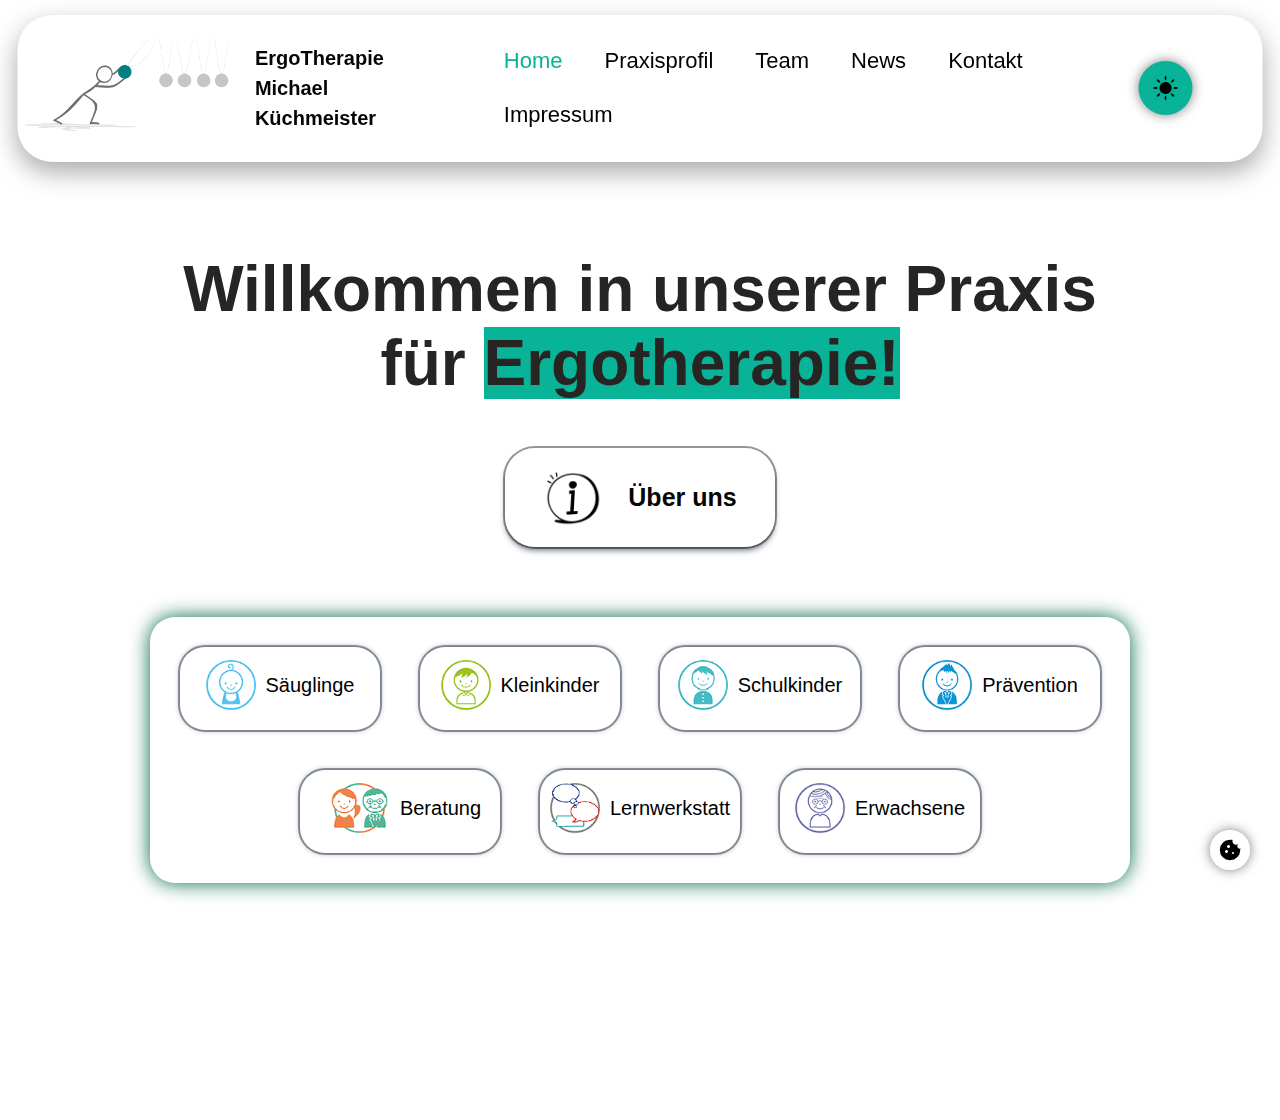
<file: index.html>
<!doctype html>
<html lang="de-DE">
    <head>
      <meta charset="UTF-8">
      <meta http-equiv="Content-Type" content="text/html; charset=utf-8">
        <meta name="viewport" content="width=device-width, initial-scale=1.0, user-scalable=no">
        <title>Home | Ergotherapie Küchmeister</title>
        <link rel="stylesheet" href="/src/css/style.css">
        <link rel="stylesheet" href="/src/css/style-home.css">
        <link rel="shortcut icon" href="src/img/website/favicon.ico">
    </head>
    <body>
        <span class="cookie-btn" id="cookiebtn">
            <img src="src/img/website/cookie.png" alt="cookie" class="cookie-btn-img" id="cookie_popup_img" onclick="cookiePopup()">
            <div class="cookie_text">
              <p>Unsere Website verwendet technisch notwendige
                <br>Cookies, um Ihre Nutzung der Website zu verbessern.
                <br>Diese Cookies können nicht deaktiviert werden. </p>
                <a href="site/cookies.html" style="color: #09B397;">Mehr Infos</a>
            </div>
        </span> 
        <div class="desktop-nav">
            <div class="desktop-nav-content">
                <img src="src/img/website/logo-wide.png" alt="Logo" class="logo">
                <h1 class="title">ErgoTherapie<br>Michael Küchmeister</h1>
                <ul>
                    <li><a href="#" style="color: #09B397;">Home</a></li>
                    <li><a href="site/praxisprofil.html" onclick="cardreset()">Praxisprofil</a></li>
                    <li><a href="site/team.html">Team</a></li>
                    <li><a href="site/news.html">News</a></li>
                    <li><a href="site/kontakt.html">Kontakt</a></li>
                    <li><a href="site/impressum.html">Impressum</a></li>
                </ul>
                <div class="mode-switch mode-switch-desktop">
                    <button onclick="toggleTheme()" class="square-button" id="themebutton"><img id="lightmodeicon" src="src/img/website/sonne.png" alt="modeicon"></button>
                </div>
            </div>
            <div class="mobile-nav-content"> <!--Mobile NAV-->
                <div class="mobile-nav-buttons">
                    <div class="mode-switch mode-switch-mobile" style="display: inline-block">
                        <button onclick="toggleThemeMobile()" class="square-button" id="themebutton-mobile"><img id="lightmodeicon-mobile" src="src/img/website/sonne.png" alt="modeicon"></button>
                    </div>
                    <div class="menu-drop" style="display: inline-block;">
                        <button onclick="hamburger()" class="square-button" id="menubutton"><img id="menuicon" src="src/img/website/menu.png" alt="menuicon"></button>
                    </div>
                </div>
                    <ul id="mobilenav">
                        <li><a href="#" style="color: #09B397">Home</a></li>
                        <li><a href="site/praxisprofil.html" onclick="cardreset()">Praxisprofil</a></li>
                        <li><a href="site/team.html">Team</a></li>
                        <li><a href="site/news.html">News</a></li>
                        <li><a href="site/kontakt.html">Kontakt</a></li>
                        <li><a href="site/impressum.html">Impressum</a></li>
                    </ul>
                </div>
            </div> 
        </div>
        <div class="site-content">
            <div class="welcome_container">
                <h2 class="welcome">Willkommen in unserer Praxis <br> <div class="underline">für <span style="background-color: #09B397;">Ergotherapie!</span></div></h2>
                <div class="about_card" id="aboutCard">
                        <div class="about_card_container">
                            <img src="src/img/website/about.png" alt="more">
                            <p>Über uns</p>
                        </div>
                    </a>
                </div>
            </div>
            <div id="overlay"></div>
            <div class="about_box" id="aboutBox">
                <div class="about_title_bar">
                    <h3 class="about_box_title">Über uns</h3>
                    <button class="about_close_button" onclick="closeAboutBox()">&times;</button>
                </div>
                <p>Unsere Praxis für <u>Ergotherapie</u> setzt seit 15 Jahren einen Schwerpunkt auf die Behandlung von Säuglingen, Kleinkindern, Kindergartenkindern und Schulkindern. Zwei Kolleginnen sind darüber hinaus auch für die Behandlung von Erwachsenen fortgebildet.
                </p>
                <p>Neben der therapeutischen Behandlung bietet die Lernwerkstatt <u>Lerntherapie</u> bei Lese- Rechtschreibschwäche, Legasthenie und Dyskalkulie sowie bei Lernblockaden über Lerncoaching.
                </p>
                <p>Unser  Beratungsangebot richtet sich an Eltern, Erzieher und Lehrer, um jede Bezugsgruppe in ihren Möglichkeiten der Begleitung des Kindes zu unterstützen.
                </p>
                <p>Informieren Sie sich gerne auch über die Möglichkeiten des <a href="https://www.youtube.com/watch?v=X5N621XhTtU">Neurofeedback</a> !</p>
            </div>
            <div class="profil_container">
                <div class="profil_img_box" id="saeuglinge" style="z-index: 26">
                    <a href="#" onclick="rememberCard('saeuglinge')">
                        <div class="profil_inside_container">
                            <img src="src/img/profil/main/saeuglinge.png" alt="saeuglinge">
                            <p>Säuglinge</p>
                        </div>
                    </a>
                </div>
                <div class="profil_img_box" id="kleinkinder" style="z-index: 25">
                    <a href="#" onclick="rememberCard('kleinkinder')">
                        <div class="profil_inside_container">
                            <img src="src/img/profil/main/kleinkinder.png" alt="kleinkinder">
                            <p>Kleinkinder</p>
                        </div>
                    </a>
                </div>
                <div class="profil_img_box" id="schulkinder" style="z-index: 24;">
                    <a href="#" onclick="rememberCard('schulkinder')">
                        <div class="profil_inside_container">
                            <img src="src/img/profil/main/schulkinder.png" alt="schulkinder">
                            <p>Schulkinder</p>
                        </div>
                    </a>
                </div>
                <div class="profil_img_box" id="praevention" style="z-index: 23">
                    <a href="#" onclick="rememberCard('praevention')">
                        <div class="profil_inside_container">
                            <img src="src/img/profil/main/praevention.png" alt="praevention">
                            <p>Prävention</p>
                        </div>
                    </a>
                </div>
                <div class="profil_img_box" id="beratung" style="z-index: 22">
                    <a href="#" onclick="rememberCard('beratung')">
                        <div class="profil_inside_container">
                            <img src="src/img/profil/main/beratung.png" alt="beratung" style="width: 63px; padding-left: 9px !important; padding-right: 9px !important;"> <!-- extra style because of dif size -->
                            <p>Beratung</p>
                        </div>
                    </a>
                </div>
                <div class="profil_img_box" id="lernwerkstatt" style="z-index: 21">
                    <a href="#" onclick="rememberCard('lernwerkstatt')">
                        <div class="profil_inside_container">
                            <img src="src/img/profil/main/lernwerkstatt.png" alt="lernwerkstatt" class="imgbox_lightup">
                            <p>Lernwerkstatt</p>
                        </div>
                    </a>
                </div>
                <div class="profil_img_box" id="erwachsene" style="z-index: 20">
                    <a href="#" onclick="rememberCard('erwachsene')">
                        <div class="profil_inside_container">
                            <img src="src/img/profil/main/erwachsene.png" alt="erwachsene" class="imgbox_lightup">
                            <p>Erwachsene</p>
                        </div>
                    </a>
                </div>
            </div>
        </div>
    <script src="src/js/script-home.js" defer></script>
    <link rel="stylesheet" href="https://cdnjs.cloudflare.com/ajax/libs/animate.css/4.1.1/animate.min.css"/>
    </body>
</html>
</file>
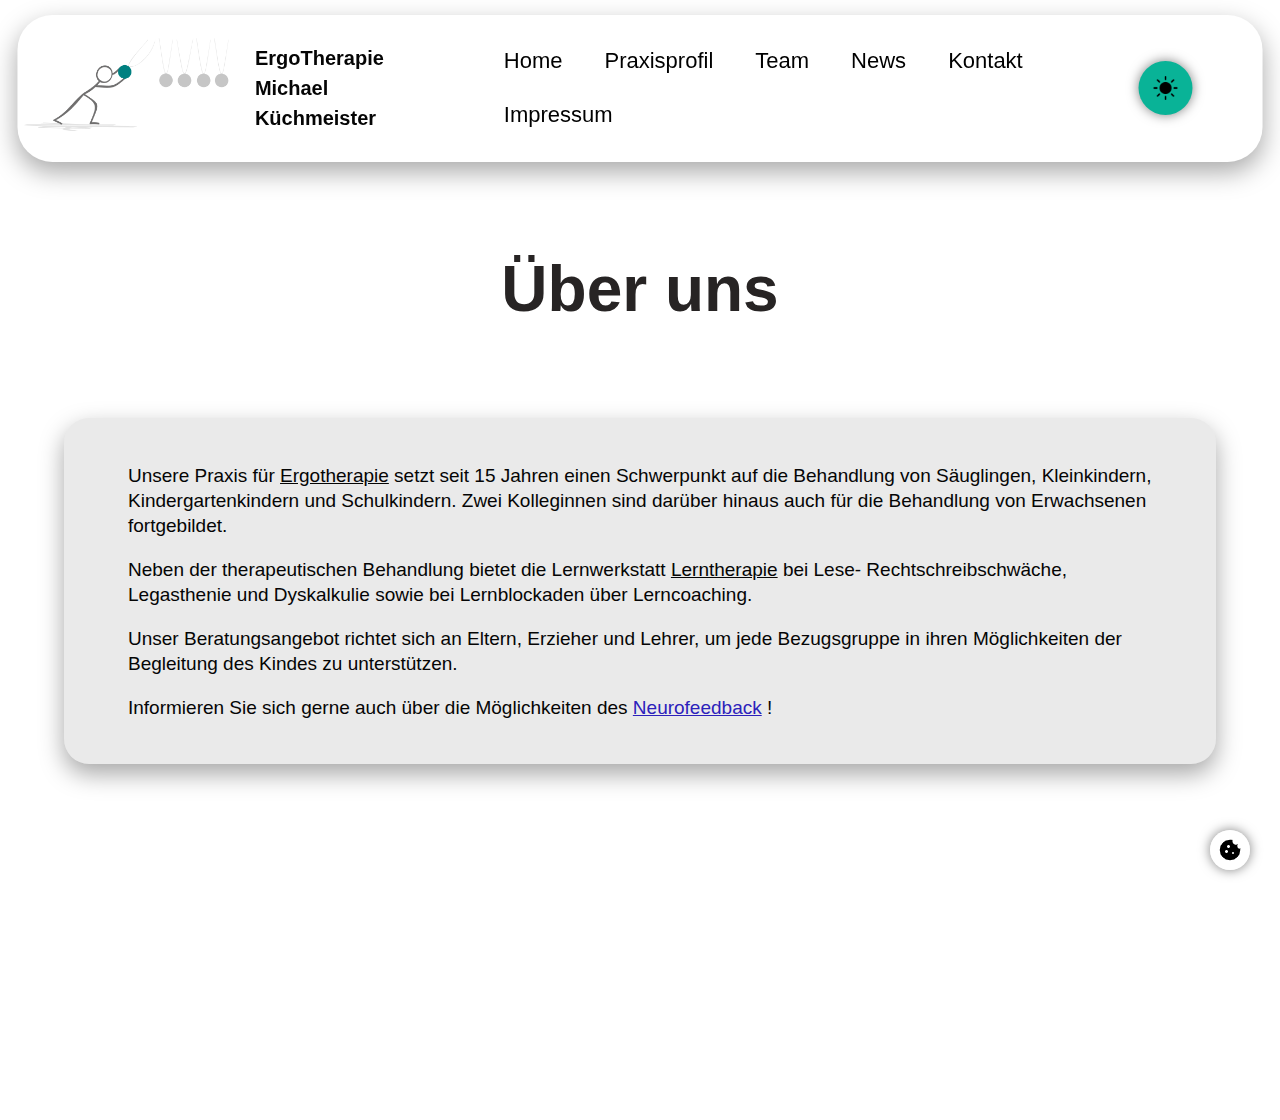
<file: site/about.html>
<!doctype html>
<html lang="de-DE">
    <head>
      <meta charset="UTF-8">
      <meta http-equiv="Content-Type" content="text/html; charset=utf-8">
        <meta name="viewport" content="width=device-width, initial-scale=1.0, user-scalable=no">
        <title>Home | Ergotherapie Küchmeister</title>
        <link rel="stylesheet" href="../src/css/style.css">
        <link rel="stylesheet" href="../src/css/style-about.css">
        <link rel="shortcut icon" href="../src/img/website/favicon.ico">
    </head>
    <body>
        <span class="cookie-btn" id="cookiebtn">
            <img src="../src/img/website/cookie.png" alt="cookie" class="cookie-btn-img" id="cookie_popup_img" onclick="cookiePopup()">
            <div class="cookie_text">
                <p>Unsere Website verwendet technisch notwendige
                <br>Cookies, um Ihre Nutzung der Website zu verbessern.
                <br>Diese Cookies können nicht deaktiviert werden. </p>
                <a href="cookies.html" style="color: #09B397;">Mehr Infos</a>
            </div>
        </span>
        <div class="desktop-nav">
            <div class="desktop-nav-content">
                <img src="../../src/img/website/logo-wide.png" alt="Logo" class="logo">
                <h1 class="title">ErgoTherapie<br>Michael Küchmeister</h1>
                <ul>
                    <li><a href="../index.html">Home</a></li>
                    <li><a href="praxisprofil.html" onclick="cardreset()">Praxisprofil</a></li>
                    <li><a href="team.html">Team</a></li>
                    <li><a href="news.html">News</a></li>
                    <li><a href="kontakt.html">Kontakt</a></li>
                    <li><a href="impressum.html">Impressum</a></li>
                </ul>
                <div class="mode-switch mode-switch-desktop">
                    <button onclick="toggleTheme()" class="square-button" id="themebutton"><img id="lightmodeicon" src="../../src/img/website/sonne.png" alt="modeicon"></button>
                </div>
            </div>
            <div class="mobile-nav-content"> <!--Mobile NAV-->
                <div class="mobile-nav-buttons">
                    <div class="mode-switch mode-switch-mobile" style="display: inline-block">
                        <button onclick="toggleThemeMobile()" class="square-button" id="themebutton-mobile"><img id="lightmodeicon-mobile" src="../../src/img/website/sonne.png" alt="modeicon"></button>
                    </div>
                    <div class="menu-drop" style="display: inline-block;">
                        <button onclick="hamburger()" class="square-button" id="menubutton"><img id="menuicon" src="../../src/img/website/menu.png" alt="menuicon"></button>
                    </div>
                </div>
                    <ul id="mobilenav">
                        <li><a href="../index.html">Home</a></li>
                        <li><a href="praxisprofil.html" onclick="cardreset()">Praxisprofil</a></li>
                        <li><a href="team.html">Team</a></li>
                        <li><a href="news.html">News</a></li>
                        <li><a href="kontakt.html">Kontakt</a></li>
                        <li><a href="impressum.html">Impressum</a></li>
                    </ul>
                </div>
            </div> 
        </div>
        <div class="site-content">
            <h1 class="welcome">Über uns</h1>
            <div class="content">
                <p>Unsere Praxis für <u>Ergotherapie</u> setzt seit 15 Jahren einen Schwerpunkt auf die Behandlung von Säuglingen, Kleinkindern, Kindergartenkindern und Schulkindern. Zwei Kolleginnen sind darüber hinaus auch für die Behandlung von Erwachsenen fortgebildet.
                </p>
                <p>Neben der therapeutischen Behandlung bietet die Lernwerkstatt <u>Lerntherapie</u> bei Lese- Rechtschreibschwäche, Legasthenie und Dyskalkulie sowie bei Lernblockaden über Lerncoaching.
                </p>
                <p>Unser  Beratungsangebot richtet sich an Eltern, Erzieher und Lehrer, um jede Bezugsgruppe in ihren Möglichkeiten der Begleitung des Kindes zu unterstützen.
                </p>
                <p>Informieren Sie sich gerne auch über die Möglichkeiten des <a href="https://www.youtube.com/watch?v=X5N621XhTtU">Neurofeedback</a> !</p>
            </div>
        </div>
    <script src="../src/js/script-about.js" defer></script>
    <link rel="stylesheet" href="https://cdnjs.cloudflare.com/ajax/libs/animate.css/4.1.1/animate.min.css"/>
    </body>
</html>
</file>
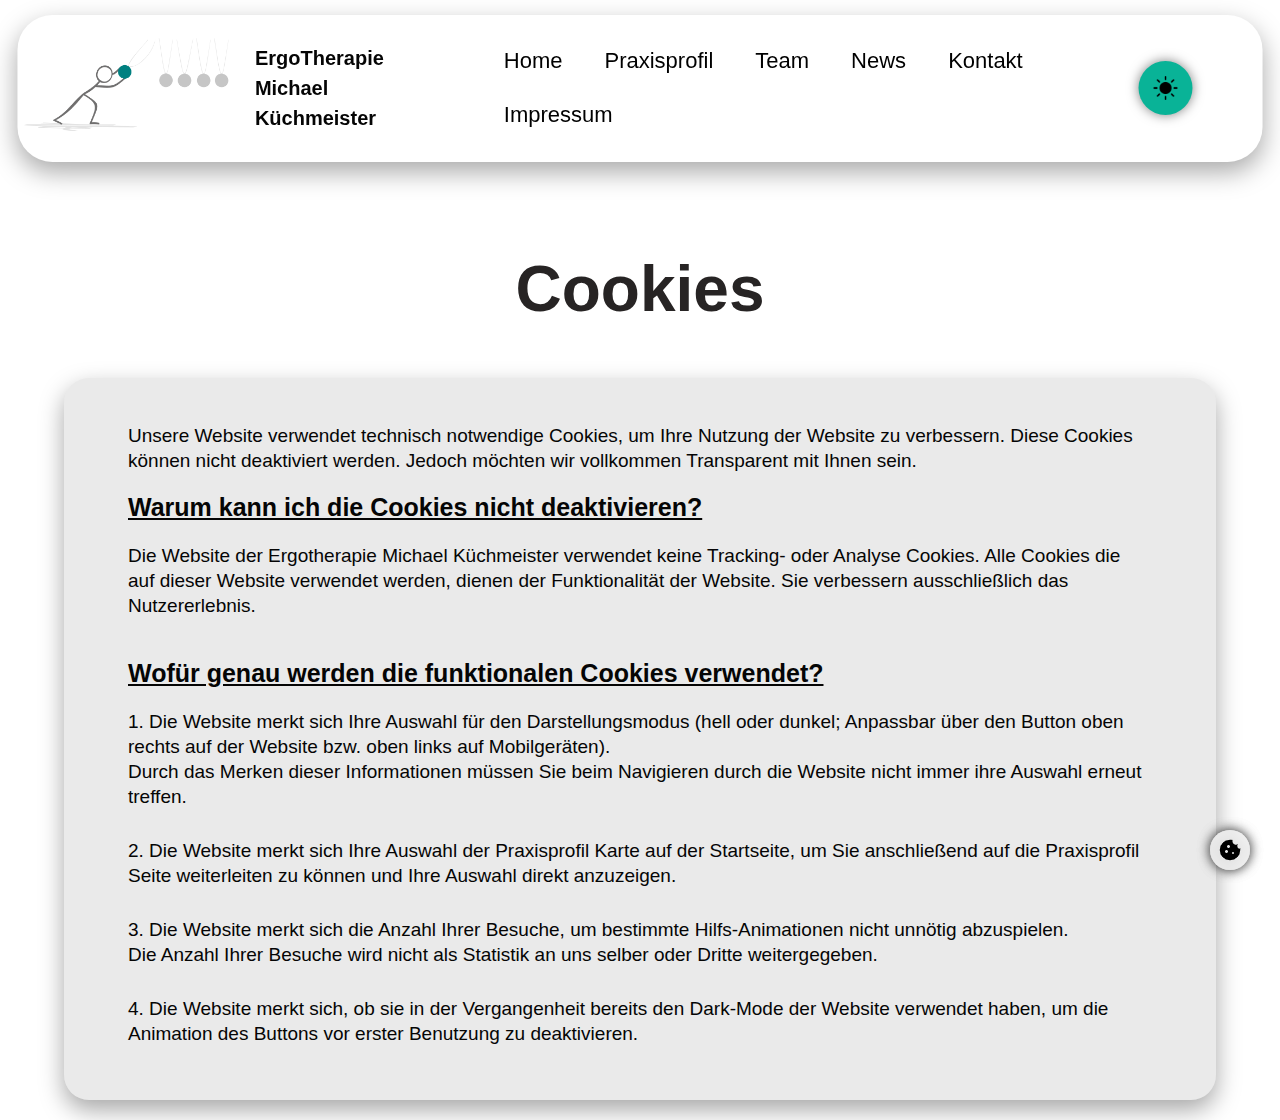
<file: site/cookies.html>
<!doctype html>
<html lang="de-DE">
    <head>
      <meta charset="UTF-8">
      <meta http-equiv="Content-Type" content="text/html; charset=utf-8">
        <meta name="viewport" content="width=device-width, initial-scale=1.0, user-scalable=no">
        <title>Home | Ergotherapie Küchmeister</title>
        <link rel="stylesheet" href="../src/css/style.css">
        <link rel="stylesheet" href="../src/css/style-cookies.css">
        <link rel="shortcut icon" href="../src/img/website/favicon.ico">
    </head>
    <body>
        <span class="cookie-btn" id="cookiebtn">
            <img src="../src/img/website/cookie.png" alt="cookie" class="cookie-btn-img" id="cookie_popup_img" onclick="cookiePopup()">
            <div class="cookie_text">
              <p>Unsere Website verwendet technisch notwendige
                <br>Cookies, um Ihre Nutzung der Website zu verbessern.
                <br>Diese Cookies können nicht deaktiviert werden. </p>
                <a href="site/cookies.html" style="color: #09B397;">Mehr Infos</a>
            </div>
        </span>
        <span class="cookie-btn" id="cookiebtn">
            <img src="../src/img/website/cookie.png" alt="cookie" class="cookie-btn-img" id="cookie_popup_img" onclick="cookiePopup()">
            <div class="cookie_text">
                <p>Unsere Website verwendet technisch notwendige
                <br>Cookies, um Ihre Nutzung der Website zu verbessern.
                <br>Diese Cookies können nicht deaktiviert werden. </p>
                <a href="cookies.html" style="color: #09B397;">Mehr Infos</a>
            </div>
        </span>
        <div class="desktop-nav">
            <div class="desktop-nav-content">
                <img src="../../src/img/website/logo-wide.png" alt="Logo" class="logo">
                <h1 class="title">ErgoTherapie<br>Michael Küchmeister</h1>
                <ul>
                    <li><a href="../index.html">Home</a></li>
                    <li><a href="praxisprofil.html" onclick="cardreset()">Praxisprofil</a></li>
                    <li><a href="team.html">Team</a></li>
                    <li><a href="news.html">News</a></li>
                    <li><a href="kontakt.html">Kontakt</a></li>
                    <li><a href="impressum.html">Impressum</a></li>
                </ul>
                <div class="mode-switch mode-switch-desktop">
                    <button onclick="toggleTheme()" class="square-button" id="themebutton"><img id="lightmodeicon" src="../../src/img/website/sonne.png" alt="modeicon"></button>
                </div>
            </div>
            <div class="mobile-nav-content"> <!--Mobile NAV-->
                <div class="mobile-nav-buttons">
                    <div class="mode-switch mode-switch-mobile" style="display: inline-block">
                        <button onclick="toggleThemeMobile()" class="square-button" id="themebutton-mobile"><img id="lightmodeicon-mobile" src="../../src/img/website/sonne.png" alt="modeicon"></button>
                    </div>
                    <div class="menu-drop" style="display: inline-block;">
                        <button onclick="hamburger()" class="square-button" id="menubutton"><img id="menuicon" src="../../src/img/website/menu.png" alt="menuicon"></button>
                    </div>
                </div>
                    <ul id="mobilenav">
                        <li><a href="../index.html">Home</a></li>
                        <li><a href="praxisprofil.html" onclick="cardreset()">Praxisprofil</a></li>
                        <li><a href="team.html">Team</a></li>
                        <li><a href="news.html">News</a></li>
                        <li><a href="kontakt.html">Kontakt</a></li>
                        <li><a href="impressum.html">Impressum</a></li>
                    </ul>
                </div>
            </div> 
        </div>
        <div class="site-content">
            <h1 class="welcome">Cookies</h1>
            <div class="content">
                <p>Unsere Website verwendet technisch notwendige
                    Cookies, um Ihre Nutzung der Website zu verbessern.
                    Diese Cookies können nicht deaktiviert werden. Jedoch möchten wir vollkommen Transparent mit Ihnen sein.</p>
                <h2>Warum kann ich die Cookies nicht deaktivieren?</h2>
                <p style="padding-bottom: 20px;">Die Website der Ergotherapie Michael Küchmeister verwendet keine Tracking- oder Analyse Cookies. Alle Cookies die auf dieser Website verwendet werden, dienen der Funktionalität der Website. Sie verbessern ausschließlich das Nutzererlebnis.</p>
                <h2>Wofür genau werden die funktionalen Cookies verwendet?</h2>
                <p style="padding-bottom: 10px;">1. Die Website merkt sich Ihre Auswahl für den Darstellungsmodus (hell oder dunkel; Anpassbar über den Button oben rechts auf der Website bzw. oben links auf Mobilgeräten).
                <br>Durch das Merken dieser Informationen müssen Sie beim Navigieren durch die Website nicht immer ihre Auswahl erneut treffen.</p>
                <p style="padding-bottom: 10px;">2. Die Website merkt sich Ihre Auswahl der Praxisprofil Karte auf der Startseite, um Sie anschließend auf die Praxisprofil Seite weiterleiten zu können und Ihre Auswahl direkt anzuzeigen.</p>
                <p style="padding-bottom: 10px;">3. Die Website merkt sich die Anzahl Ihrer Besuche, um bestimmte Hilfs-Animationen nicht unnötig abzuspielen.<br>Die Anzahl Ihrer Besuche wird nicht als Statistik an uns selber oder Dritte weitergegeben.</p>
                <p style="padding-bottom: 10px;">4. Die Website merkt sich, ob sie in der Vergangenheit bereits den Dark-Mode der Website verwendet haben, um die Animation des Buttons vor erster Benutzung zu deaktivieren.</p>
            </div>
        </div>
    <script src="../src/js/script-cookies.js" defer></script>
    <link rel="stylesheet" href="https://cdnjs.cloudflare.com/ajax/libs/animate.css/4.1.1/animate.min.css"/>
    </body>
</html>
</file>
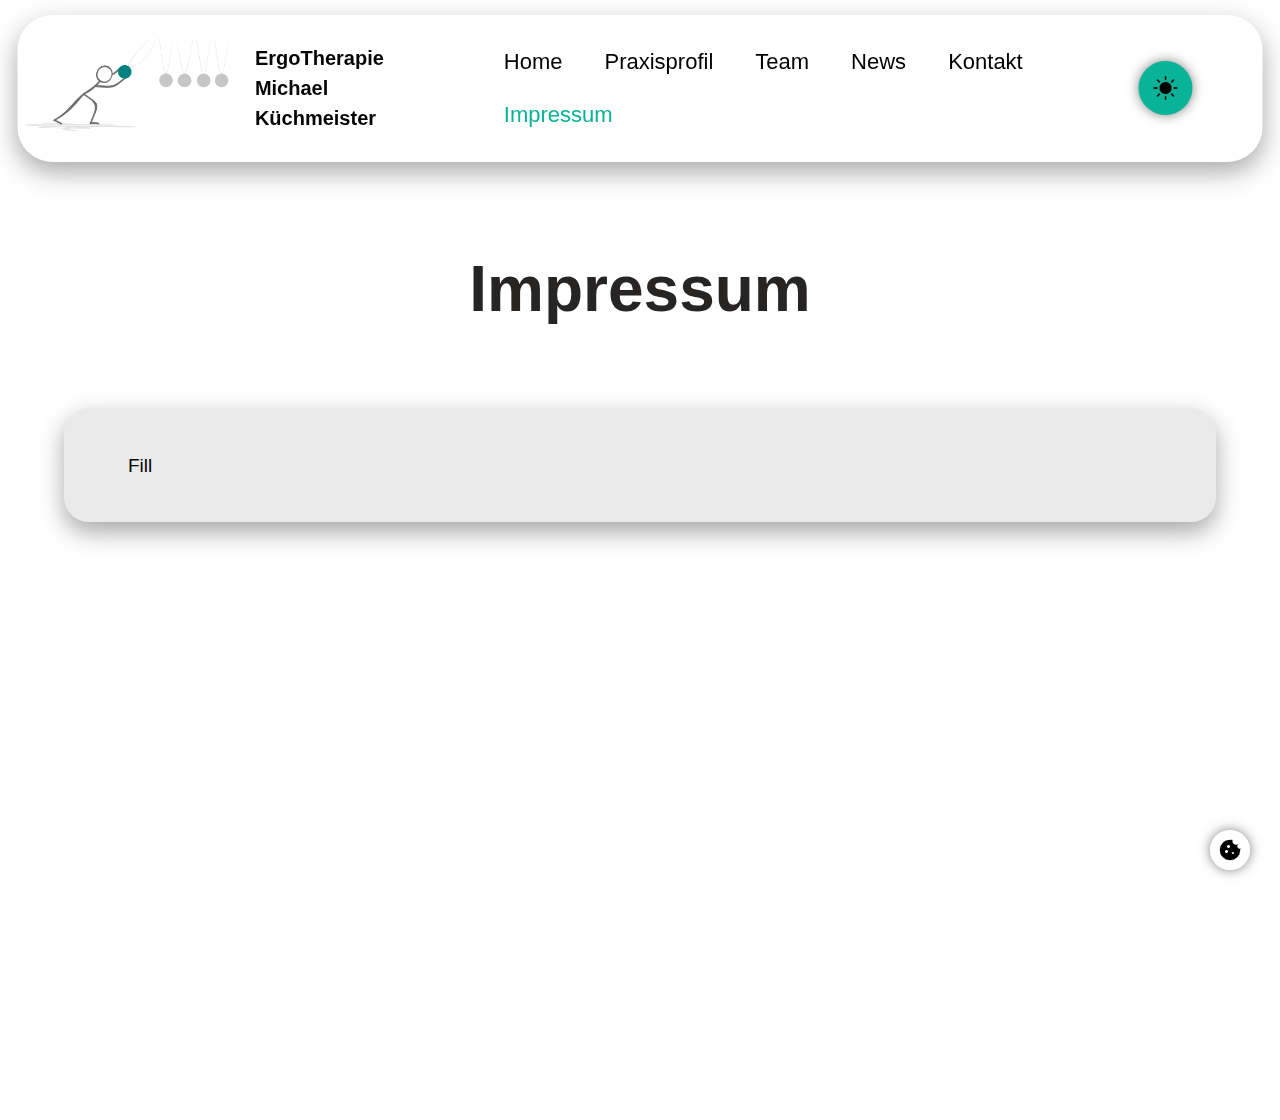
<file: site/impressum.html>
<!doctype html>
<html lang="de-DE">
    <head>
      <meta charset="UTF-8">
      <meta http-equiv="Content-Type" content="text/html; charset=utf-8">
        <meta name="viewport" content="width=device-width, initial-scale=1.0, user-scalable=no">
        <title>Home | Ergotherapie Küchmeister</title>
        <link rel="stylesheet" href="../src/css/style.css">
        <link rel="stylesheet" href="../src/css/style-impressum.css">
        <link rel="shortcut icon" href="../src/img/website/favicon.ico">
    </head>
    <body>
        <span class="cookie-btn" id="cookiebtn">
            <img src="../src/img/website/cookie.png" alt="cookie" class="cookie-btn-img" id="cookie_popup_img" onclick="cookiePopup()">
            <div class="cookie_text">
              <p>Unsere Website verwendet technisch notwendige
                <br>Cookies, um Ihre Nutzung der Website zu verbessern.
                <br>Diese Cookies können nicht deaktiviert werden. </p>
                <a href="cookies.html" style="color: #09B397;">Mehr Infos</a>
            </div>
        </span>
        <div class="desktop-nav">
            <div class="desktop-nav-content">
                <img src="../../src/img/website/logo-wide.png" alt="Logo" class="logo">
                <h1 class="title">ErgoTherapie<br>Michael Küchmeister</h1>
                <ul>
                    <li><a href="../index.html">Home</a></li>
                    <li><a href="praxisprofil.html" onclick="cardreset()">Praxisprofil</a></li>
                    <li><a href="team.html">Team</a></li>
                    <li><a href="news.html">News</a></li>
                    <li><a href="kontakt.html">Kontakt</a></li>
                    <li><a href="impressum.html" style="color: #09B397">Impressum</a></li>
                </ul>
                <div class="mode-switch mode-switch-desktop">
                    <button onclick="toggleTheme()" class="square-button" id="themebutton"><img id="lightmodeicon" src="../../src/img/website/sonne.png" alt="modeicon"></button>
                </div>
            </div>
            <div class="mobile-nav-content"> <!--Mobile NAV-->
                <div class="mobile-nav-buttons">
                    <div class="mode-switch mode-switch-mobile" style="display: inline-block">
                        <button onclick="toggleThemeMobile()" class="square-button" id="themebutton-mobile"><img id="lightmodeicon-mobile" src="../../src/img/website/sonne.png" alt="modeicon"></button>
                    </div>
                    <div class="menu-drop" style="display: inline-block;">
                        <button onclick="hamburger()" class="square-button" id="menubutton"><img id="menuicon" src="../../src/img/website/menu.png" alt="menuicon"></button>
                    </div>
                </div>
                    <ul id="mobilenav">
                        <li><a href="../index.html">Home</a></li>
                        <li><a href="praxisprofil.html" onclick="cardreset()">Praxisprofil</a></li>
                        <li><a href="team.html">Team</a></li>
                        <li><a href="news.html">News</a></li>
                        <li><a href="kontakt.html">Kontakt</a></li>
                        <li><a href="impressum.html" style="color: #09B397">Impressum</a></li>
                    </ul>
                </div>
            </div> 
        </div>
        <div class="site-content">
            <h1 class="welcome">Impressum</h1>
            <div class="content">
                <p>Fill</p>
            </div>
        </div>
    <script src="../src/js/script-impressum.js" defer></script>
    <link rel="stylesheet" href="https://cdnjs.cloudflare.com/ajax/libs/animate.css/4.1.1/animate.min.css"/>
    </body>
</html>
</file>
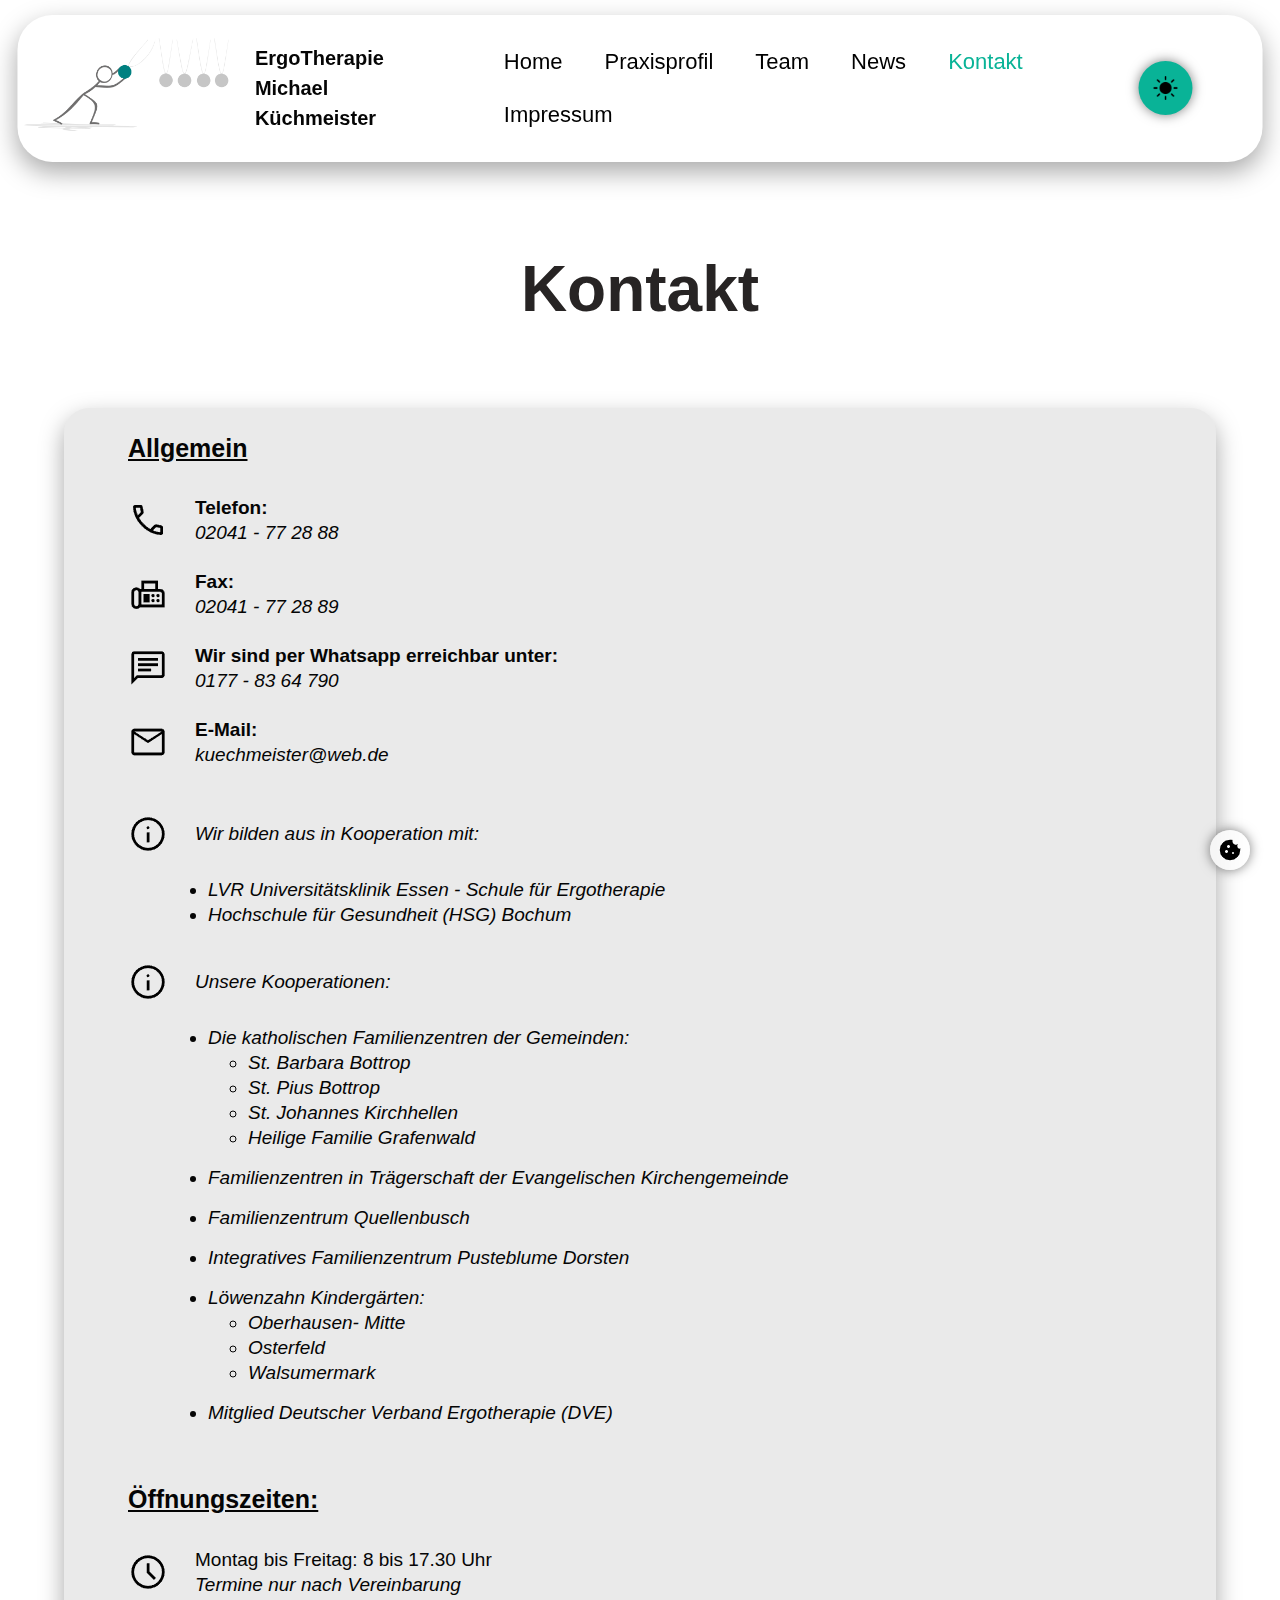
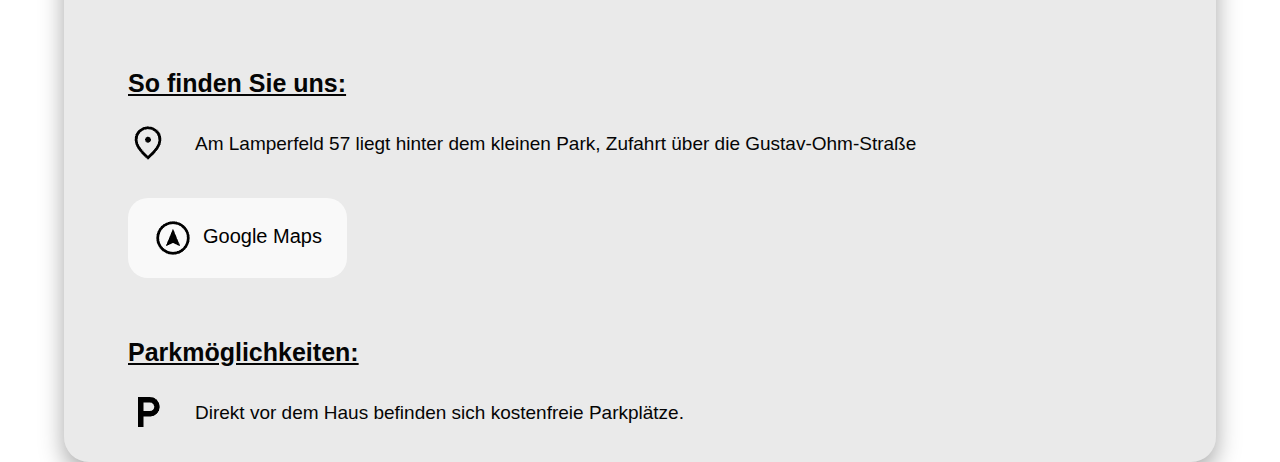
<file: site/kontakt.html>
<!doctype html>
<html lang="de-DE">
    <head>
      <meta charset="UTF-8">
      <meta http-equiv="Content-Type" content="text/html; charset=utf-8">
        <meta name="viewport" content="width=device-width, initial-scale=1.0, user-scalable=no">
        <title>Home | Ergotherapie Küchmeister</title>
        <link rel="stylesheet" href="../src/css/style.css">
        <link rel="stylesheet" href="../src/css/style-kontakt.css">
        <link rel="shortcut icon" href="../src/img/website/favicon.ico">
    </head>
    <body>
        <span class="cookie-btn" id="cookiebtn">
            <img src="../src/img/website/cookie.png" alt="cookie" class="cookie-btn-img" id="cookie_popup_img" onclick="cookiePopup()">
            <div class="cookie_text">
              <p>Unsere Website verwendet technisch notwendige
                <br>Cookies, um Ihre Nutzung der Website zu verbessern.
                <br>Diese Cookies können nicht deaktiviert werden. </p>
                <a href="cookies.html" style="color: #09B397;">Mehr Infos</a>
            </div>
        </span>
        <div class="desktop-nav">
            <div class="desktop-nav-content">
                <img src="../../src/img/website/logo-wide.png" alt="Logo" class="logo">
                <h1 class="title">ErgoTherapie<br>Michael Küchmeister</h1>
                <ul>
                    <li><a href="../index.html">Home</a></li>
                    <li><a href="praxisprofil.html">Praxisprofil</a></li>
                    <li><a href="team.html">Team</a></li>
                    <li><a href="news.html">News</a></li>
                    <li><a href="#" style="color: #09B397">Kontakt</a></li>
                    <li><a href="impressum.html">Impressum</a></li>
                </ul>
                <div class="mode-switch mode-switch-desktop">
                    <button onclick="toggleTheme()" class="square-button" id="themebutton"><img id="lightmodeicon" src="../src/img/website/sonne.png" alt="modeicon"></button>
                </div>
            </div>
            <div class="mobile-nav-content"> <!--Mobile NAV-->
                <div class="mobile-nav-buttons">
                    <div class="mode-switch mode-switch-mobile" style="display: inline-block">
                        <button onclick="toggleThemeMobile()" class="square-button" id="themebutton-mobile"><img id="lightmodeicon-mobile" src="../src/img/website/sonne.png" alt="modeicon"></button>
                    </div>
                    <div class="menu-drop" style="display: inline-block;">
                        <button onclick="hamburger()" class="square-button" id="menubutton"><img id="menuicon" src="../src/img/website/menu.png" alt="menuicon"></button>
                    </div>
                </div>
                    <ul id="mobilenav">
                        <li><a href="../index.html">Home</a></li>
                        <li><a href="praxisprofil.html">Praxisprofil</a></li>
                        <li><a href="team.html">Team</a></li>
                        <li><a href="news.html">News</a></li>
                        <li><a href="#" style="color: #09B397">Kontakt</a></li>
                        <li><a href="impressum.html">Impressum</a></li>
                    </ul>
                </div>
            </div> 
        </div>
        <div class="site-content">
            <div class="site-content">
                <h1 class="welcome">Kontakt</h1>
                <div class="content">
                    <h2 style="margin-top: 0;">Allgemein</h2>
                    <div class="inline_icon">
                        <img src="../src/img/website/call.png" alt="call"><p><b>Telefon:</b><br><i>02041 - 77 28 88</i></p>
                    </div>
                    <div class="inline_icon">
                        <img src="../src/img/website/fax.png" alt="fax">
                        <p><b>Fax:</b><br><i>02041 - 77 28 89</i></p>
                    </div>
                    <div class="inline_icon">
                        <img src="../src/img/website/chat.png" alt="chat">
                        <p><b>Wir sind per Whatsapp erreichbar unter:</b><br><i>0177 - 83 64 790</i></p></div>
                    <div class="inline_icon">
                        <img src="../src/img/website/mail.png" alt="mail">
                        <p><b>E-Mail:</b><br><i>kuechmeister@web.de</i></p>
                    </div>
                    <div class="inline_icon" style="margin-top: 30px;">
                        <img src="../src/img/website/info.png" alt="info">
                        <p>
                            <i>
                                Wir bilden aus in Kooperation mit:
                            </i>
                        </p>
                    </div>
                    <div style="margin-left: 40px;">
                        <p>
                            <i>
                                <ul>
                                    <li>LVR Universitätsklinik Essen - Schule für Ergotherapie</li>
                                    <li>Hochschule für Gesundheit (HSG) Bochum</li>
                                </ul>
                            </i>
                        </p>
                    </div>
                    <div class="inline_icon" style="margin-top: 30px;">
                        <img src="../src/img/website/info.png" alt="info">
                        <!--<p><i>Kooperationspartner der LVR Universitätsklinik Essen - Schule für Ergotherapie, hsg Bochum
                        <br>Kooperationspartner des Familienzentrum St. Barbara Bottrop, KiTa Quellenbusch, Hl. Familie und 
                        <br>Mitglied im DVE
                        <br>Integratives Familienzentrum Pusteblume</i></p>-->
                        <p>
                            <i>
                                Unsere Kooperationen:
                            </i>
                        </p>
                    </div>
                    <div style="margin-left: 40px;">
                        <p>
                            <i>
                                <ul>
                                    <li>Die katholischen Familienzentren der Gemeinden:</li>
                                    <ul>
                                        <li>St. Barbara Bottrop</li>
                                        <li>St. Pius Bottrop</li>
                                        <li>St. Johannes Kirchhellen</li>
                                        <li>Heilige Familie Grafenwald</li>
                                    </ul>
                                    <li style="margin-top: 15px;">Familienzentren in Trägerschaft der Evangelischen Kirchengemeinde</li>
                                    <li style="margin-top: 15px;">Familienzentrum Quellenbusch</li>
                                    <li style="margin-top: 15px;">Integratives Familienzentrum Pusteblume Dorsten</li>
                                    <li style="margin-top: 15px;">Löwenzahn Kindergärten:</li>
                                    <ul>
                                        <li>Oberhausen- Mitte</li>
                                        <li>Osterfeld</li>
                                        <li>Walsumermark</li>
                                    </ul>
                                    <li style="margin-top: 15px;">Mitglied Deutscher Verband Ergotherapie (DVE)</li>
                                </ul>
                            </i>
                        </p>
                    </div>
                    <h2>Öffnungszeiten:</h2>
                    <div class="inline_icon">
                        <img src="../src/img/website/hours.png" alt="hours">
                        <p>Montag bis Freitag: 8 bis 17.30 Uhr<br><i>Termine nur nach Vereinbarung</i></p>
                    </div>
                    <h2>So finden Sie uns:</h2>
                    <div class="inline_icon">
                        <img src="../src/img/website/location.png" alt="location">
                        <p>Am Lamperfeld 57 liegt hinter dem kleinen Park, Zufahrt über die Gustav-Ohm-Straße</p>
                    </div>
                    <div class="maps_container">
                        <a href="https://maps.app.goo.gl/PnLtm3G9FY2C3jrr8" class="maps_button">
                          <img src="../src/img/website/navi.png">Google Maps
                        </a>
                    </div>
                    <h2>Parkmöglichkeiten:</h2>
                    <div class="inline_icon">
                        <img src="../src/img/website/parking.png" alt="parking">
                        <p>Direkt vor dem Haus befinden sich kostenfreie Parkplätze.</p>
                    </div>
                </div>
            </div>
        </div>
    <script src="../src/js/script-kontakt.js" defer></script>
    <link rel="stylesheet" href="https://cdnjs.cloudflare.com/ajax/libs/animate.css/4.1.1/animate.min.css"/>
    </body>
</html>
</file>
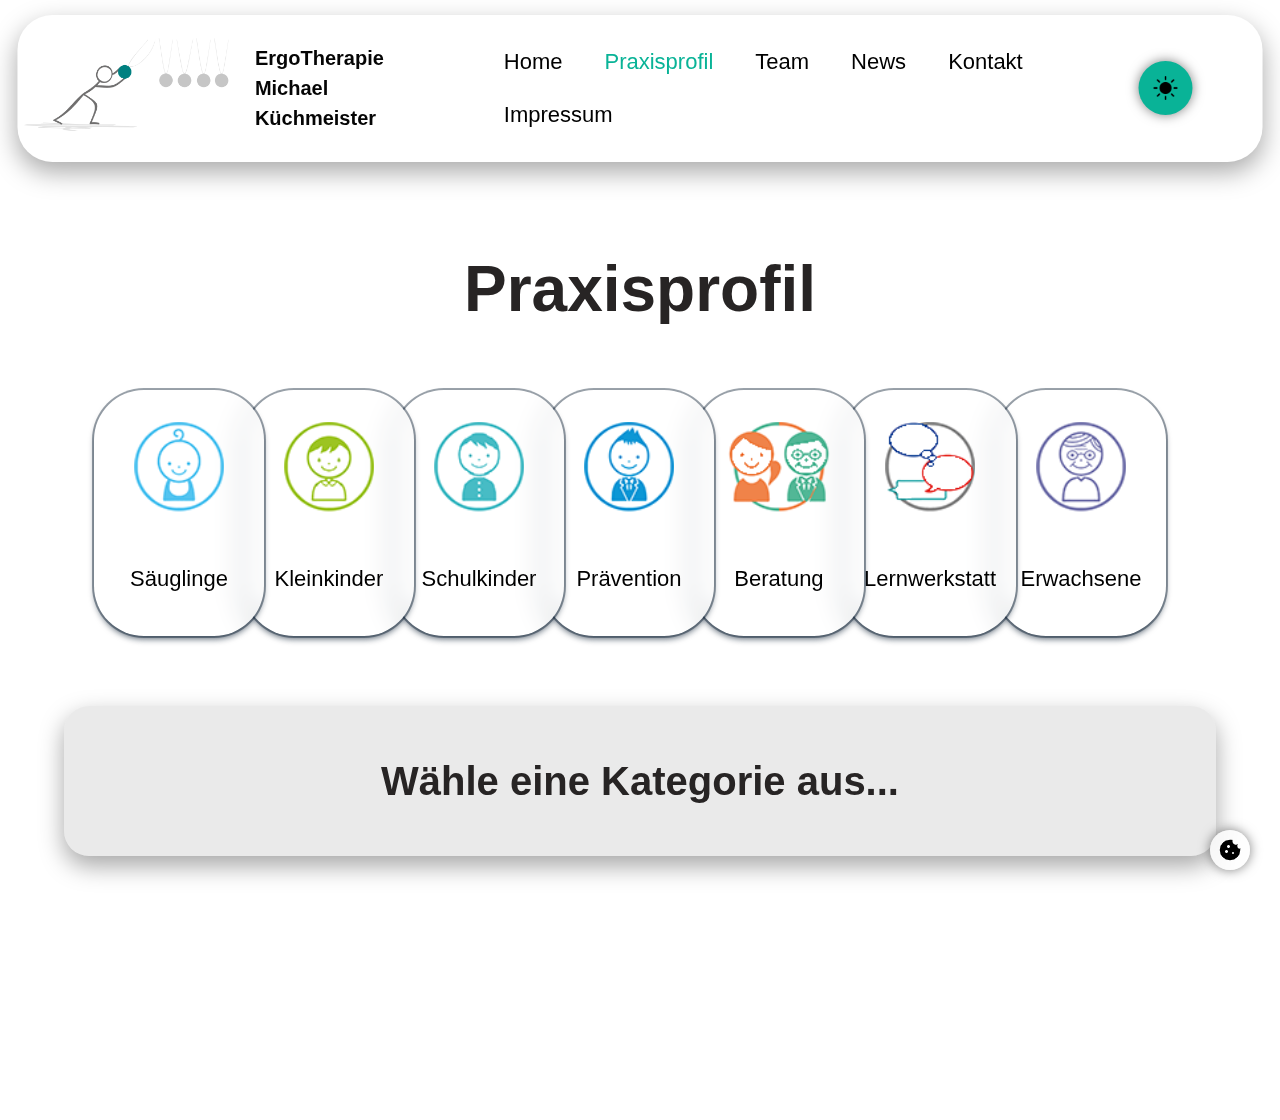
<file: site/praxisprofil.html>
<!doctype html>
<html lang="de-DE">
    <head>
      <meta charset="UTF-8">
      <meta http-equiv="Content-Type" content="text/html; charset=utf-8">
        <meta name="viewport" content="width=device-width, initial-scale=1.0, user-scalable=no">
        <title>Home | Ergotherapie Küchmeister</title>
        <link rel="stylesheet" href="../src/css/style.css">
        <link rel="stylesheet" href="../src/css/style-praxisprofil.css">
        <link rel="shortcut icon" href="../src/img/website/favicon.ico">
    </head>
    <body>
        <div class="gradient">
            <span class="cookie-btn" id="cookiebtn">
                <img src="../src/img/website/cookie.png" alt="cookie" class="cookie-btn-img" id="cookie_popup_img" onclick="cookiePopup()">
                <div class="cookie_text">
                    <p>Unsere Website verwendet technisch notwendige
                    <br>Cookies, um Ihre Nutzung der Website zu verbessern.
                    <br>Diese Cookies können nicht deaktiviert werden. </p>
                    <a href="cookies.html" style="color: #09B397;">Mehr Infos</a>
                </div>
            </span>
            <div class="desktop-nav">
                <div class="desktop-nav-content">
                    <img src="../src/img/website/logo-wide.png" alt="Logo" class="logo">
                    <h1 class="title">ErgoTherapie<br>Michael Küchmeister</h1>
                    <ul>
                        <li><a href="../index.html">Home</a></li>
                        <li><a href="praxisprofil.html" onclick="cardreset()" style="color: #09B397;">Praxisprofil</a></li>
                        <li><a href="team.html">Team</a></li>
                        <li><a href="news.html">News</a></li>
                        <li><a href="kontakt.html">Kontakt</a></li>
                        <li><a href="impressum.html">Impressum</a></li>
                    </ul>
                    <div class="mode-switch mode-switch-desktop">
                        <button onclick="toggleTheme()" class="square-button" id="themebutton"><img id="lightmodeicon" src="../src/img/website/sonne.png" alt="modeicon"></button>
                    </div>
                </div>
                <div class="mobile-nav-content"> <!--Mobile NAV-->
                    <div class="mobile-nav-buttons">
                        <div class="mode-switch mode-switch-mobile" style="display: inline-block">
                            <button onclick="toggleThemeMobile()" class="square-button" id="themebutton-mobile"><img id="lightmodeicon-mobile" src="../src/img/website/sonne.png" alt="modeicon"></button>
                        </div>
                        <div class="menu-drop" style="display: inline-block;">
                            <button onclick="hamburger()" class="square-button" id="menubutton"><img id="menuicon" src="../src/img/website/menu.png" alt="menuicon"></button>
                        </div>
                    </div>
                        <ul id="mobilenav">
                            <li><a href="../index.html">Home</a></li>
                            <li><a href="praxisprofil.html" style="color: #09B397" onclick="cardreset()">Praxisprofil</a></li>
                            <li><a href="team.html">Team</a></li>
                            <li><a href="news.html">News</a></li>
                            <li><a href="kontakt.html">Kontakt</a></li>
                            <li><a href="impressum.html">Impressum</a></li>
                        </ul>
                    </div>
                </div> 
            </div>
            <div class="site-content">
                <h1 class="welcome">Praxisprofil</h1>
                <div class="profil_container">
                    <div class="profil_img_box mobile_center_card" id="card_saeuglinge" style="z-index: 26">
                        <a onclick="Saeuglinge()">
                            <img src="../src/img/profil/main/saeuglinge.png" alt="saeuglinge">
                            <p>Säuglinge</p>
                        </a>
                    </div>
                    <div class="profil_img_box" id="card_kleinkinder" style="z-index: 25">
                        <a onclick="Kleinkinder()">
                            <img src="../src/img/profil/main/kleinkinder.png" alt="kleinkinder">
                            <p>Kleinkinder</p>
                        </a>
                    </div>
                    <div class="profil_img_box" id="card_schulkinder" style="z-index: 24;">
                        <a onclick="Schulkinder()">
                            <img src="../src/img/profil/main/schulkinder.png" alt="schulkinder">
                            <p>Schulkinder</p>
                        </a>
                    </div>
                    <div class="profil_img_box" id="card_praevention" style="z-index: 23">
                        <a onclick="Praevention()">
                            <img src="../src/img/profil/main/praevention.png" alt="praevention">
                            <p>Prävention</p>
                        </a>
                    </div>
                    <div class="profil_img_box" id="card_beratung" style="z-index: 22">
                        <a onclick="Beratung()">
                            <img src="../src/img/profil/main/beratung.png" alt="beratung" style="width: 112px; padding-left: 9px !important; padding-right: 9px !important;"> <!-- extra style because of dif size -->
                            <p>Beratung</p>
                        </a>
                    </div>
                    <div class="profil_img_box" id="card_lernwerkstatt" style="z-index: 21">
                        <a onclick="Lernwerkstatt()">
                            <img src="../src/img/profil/main/lernwerkstatt.png" alt="lernwerkstatt" class="imgbox_lightup">
                            <p>Lernwerkstatt</p>
                        </a>
                    </div>
                    <div class="profil_img_box" id="card_erwachsene" style="z-index: 20">
                        <a onclick="Erwachsene()">
                            <img src="../src/img/profil/main/erwachsene.png" alt="erwachsene" class="imgbox_lightup">
                            <p>Erwachsene</p>
                        </a>
                    </div>
                </div>
                <div id="topic-content">
                    <h1 class="topics-startalert" id="startalert"style="text-align: center !important;">Wähle eine Kategorie aus...</h1>
                    <div class="topic-content" id="content-saeuglinge" style="display: none;">
                        <h3 class="topic-content-header" style="color:#4ec4ff" id="scrollAnker-saeuglinge">Säuglingstherapie</h3>
                        <p>Die Eltern-Kind-Interaktion hat  in den ersten Lebensmonaten einen besonders prägenden Einfluss auf das Verhalten und die Entwicklung  Ihres Kindes.</p>
                        <p>Bei “schwierigen" Säuglingen fällt Eltern oftmals eine angemessene Verhaltenssteuerung schwer, so dass diese  Kinder bereits im ersten Lebensjahr durch zusätzliche Regulations- und  Interaktionsschwierigkeiten auffallen.</p>
                        <h2>Wir bieten in unserer Praxis frühe präventive und therapeutische Maßnahmen an:</h2>
                        <ul>
                            <li>Schrei-, Fütter- und Schlafberatung</li>
                            <li>Beratung bei verzögertem Erreichen der Grenzsteine der  Entwicklung, z.B. Bauchlage, Kopfkontrolle, Krabbeln...</li>
                            <li>Hilfe bei Haltungsanomalien, z.B. Überstrecken, Liegen auf Lieblingsseiten</li>
                            <li>Sensorische Integrationstherapie: Befund und therapeutische Optionen im ersten Lebensjahr</li>
                            <li>Neurophysiologische Behandlung nach dem Bobath-Konzept</li>
                            <li>Beratung bei frühen Interaktionsstörungen</li>
                            <li>Anleitung zum Handling</li>
                            <li>Anleitung bei Körperkontaktproblemen</li>
                            <li>Elternschulung, z.B. Umgang mit dem Kind, Verstehen des Kindes, Spielberatung...</li>
                        </ul>
                    </div>
                    <div class="topic-content" id="content-kleinkinder" style="display: none;">
                        <h3 class="topic-content-header" style="color: #83a818;" >Kleinkinder - Kindergartenkinder</h3>
                        <p><strong>Wenn die Wahrnehmungsaufnahme, -verarbeitung und -vernetzung gestört ist...</strong></p>
                        <p>Im Kleinkindalter und Kindergartenalter können durch gezielte Förderung und Beratung rasch Entwicklungsfortschritte erzielt werden.</p>
                        <div class="inline-img">
                            <img src="../src/img/profil/kleinkinder-img1.jpg" alt="kl-img-1">
                            <ul>
                                <li>...verzögert sich das Erreichen der motorischen Meilensteine (Krabbeln, Laufen..), auch bei (drohender) Behinderung.</li>
                                <li>...zeigen sich Kinder in ihrer Bewegungslust eingeschränkt oder bewegungsängstlich.</li>
                                <li>...sind Kinder überempfindlich oder unterempfindlich bei Berührung, Bewegung, Geräuschen und wehren Körperkontakt ab.</li>
                                <li>... ist das Kind überwach, zeigt Schlafstörungen, ist ein “Schreikind”.</li>
                                <li>...zeigt das Kind Einnässen, Einkoten, Essprobleme, Trinkprobleme.</li>
                                <li>...zeigt das Kind Trennungsangst.</li>
                            </ul>
                        </div>
                        <div class="inline-img">
                            <img src="../src/img/profil/kleinkinder-img2.jpg" alt="kl-img-2">
                            <ul>
                                <li>...zeigt das Kind sich zappelig, unorganisiert und hat eine schlechte Gefahreneinschätzung.</li>
                                <li>...sind häufig Tagträumereien zu beobachten.</li>
                                <li>...entwickelt das Kind zu wenig Selbstständigkeit in Alltagshandlungen (z.B. An- und Ausziehen).</li>
                                <li>...spielt es nicht ausdauernd, wechselt oft das Spielangebot.</li>
                                <li>...wird es  schnell wütend, aggressiv, kann nicht verlieren.</li>
                                <li>...ist es unorganisiert.</li>
                                <li>...hat es wenig Freunde, weil es fraglichen Umgang mit anderen Kindern zeigt (Hauen, Angst...).</li>
                                <li>...zeigt es abweichendes Verhalten in der KiTa, in Gruppensituationen.</li>
                                <li>...zeigt es Bewegungsauffälligkeiten.</li>
                                <li>...zeigt es Verzögerungen in der Malentwicklung und einen ungeschickten Werkzeuggebrauch, z.B. Schere.</li>
                                <li>...zeigt es eine schwache Umsetzung sprachlicher Anweisungen.</li>
                            </ul>
                        </div>
                        <h2>Wir bieten in unserer Praxis an:</h2>
                        <ul>
                            <li>Sensorische Integrationstherapie</li>
                            <li>Motorisch funktionelle Behandlung</li>
                            <li>Neurophysiologische Behandlung nach dem Bobath-Konzept</li>
                            <li>Förderung der Handgeschicklichkeit</li>
                            <li>Marburger Konzentrationstraining</li>
                            <li>Beratung zur Förderung Ihres Kindes im häuslichen Alltag</li>
                            <li>Hilfsmittelberatung</li>
                            <li>Beratung bei der Arbeitsplatzgestaltung / Spielumfeldberatung / Spielzeugberatung</li>
                        </ul>
                    </div>
                    <div class="topic-content" id="content-schulkinder" style="display: none;">
                        <h3 class="topic-content-header" style="color: #0b7f88;">Schulkinder</h3>
                        <p><strong>Wenn die Wahrnehmungsaufnahme, -verarbeitung und -vernetzung gestört ist...</strong></p>
                        <div class="inline-img">
                            <img src="../src/img/profil/schulkinder-img1.jpg" alt="sk-img-1">
                            <ul>
                                <li>...kann sich das Kind nicht konzentrieren, ist ablenkbar, zappelig und stört den Unterricht.</li>
                                <li>...neigt das Kind in der Schule zu Flüchtigkeitsfehlern und arbeitet unsorgfätig.</li>
                                <li>...ist das Kind unorganisiert und vergesslich.</li>
                                <li>...ist das Kind verträumt, arbeitet sehr langsam und bekommt im Unterricht Anweisungen nicht mit.</li>
                                <li>...hängt das Kind schlapp auf seinem Stuhl und wirkt antriebsarm.</li>
                                <li>...ist das Kind in seinen Bewegungen ungeschickt und bewegungsängstlich.</li>
                                <li>...kommt das Kind nicht in den Lernprozess hinein.</li>
                                <li>...hat das Kind oftmals Konflikte mit anderen Kindern.</li>
                                <li>...akzeptiert das Kind schulische Regeln nicht.</li>
                                <li>...entwickelt das Kind Schulangst und Lernblockaden.</li>
                                <li>...verbessern sich trotz Nachhilfe die Schulleistungen nicht nachhaltig.</li>
                            </ul>
                        </div>
                        <div class="inline-img-reverse">
                            <img src="../src/img/profil/schulkinder-img2.jpg" alt="sk-img-2">
                            <ul>
                                <li>...hat das Kind feinmotorische Probleme (Fädeln, Knöpfen...)</li>
                                <li>...hat das Kind graphomotorische Probleme und hält den Stift nicht korrekt, verkrampft sich beim Schreiben, hat einen zu hohen oder zu schwachen Schreibdruck, trifft die Linien nicht, hält Wortgrenzen nicht ein.</li>
                                <li>Oder ist das Kind linkshändig und muss noch eine angemessene Schreibhaltung entwickeln?</li>
                            </ul>
                        </div>
                        <div class="inline-img">
                            <img src="../src/img/profil/schulkinder-img3.jpg" alt="sk-img-3">
                            <ul>
                                <li>... kann das Kind bei einer  auditive Verarbeitungs- und/ oder Wahrnehmungsstörung (AVWS)  Laute, Silben und Reime nicht erkennen, Geräusche nicht lokalisieren und Gehörtes nicht zeitgleich verarbeiten. Eine genaue Befunderhebung ist notwendig, um eine AVWS zu einer Aufmerksamkeitsstörung und einer Tonusregulationsstörung abzugrenzen.</li>
                            </ul>
                        </div>
                        <h2>Unsere Angebote für Sie:</h2>
                        <ul>
                            <li>Individuelle, ressourcenorientierte Behandlung von Aufmerksamkeitsproblemen und Schwierigkeiten der Selbstorganisation</li>
                            <li>Behandlung von motorischen Koordinationsstörungen nach dem CO-OP-Ansatz</li>
                            <li>Neurophysiologische Behandlungsansätze</li>
                            <li>Sensorische Integrationstherapie</li>
                            <li>Graphomotorisches Training</li>
                            <li>Händigkeitsberatung</li>
                            <li>Arbeitsplatzanpassung, Hilfsmittelberatung</li>
                            <li>Training der Hörwahrnehmung und -verarbeitung</li>
                            <li>Zusammenarbeit mit der Schule und anderen Einrichtungen, Teilnahme an Hilfeplangesprächen</li>
                            <li>Gruppenprogramme bezüglich sozialer Kompetenzen, Aufmerksamkeit, der Malentwicklung und der Graphomotorik</li>
                        </ul>
                    </div>
                    <div class="topic-content" id="content-praevention" style="display: none;">
                        <h3 class="topic-content-header" style="color: #0064d7;">Prävention</h3>
                        <p><strong>Wenn die Wahrnehmungsaufnahme, -verarbeitung und -vernetzung gestört ist...</strong></p>
                        <div class="inline-img">
                            <img src="../src/img/profil/praevention-img1.jpg" alt="pv-img-1">
                            <ul>
                                <li>Der Einstieg in das Schulleben ist für Kinder ein Lebensabschnitt voller  Veränderungen. Sie müssen sich in neuer Umgebung von den Eltern lösen,  neue Regeln einhalten, konzentriert und selbstständig arbeiten und  eigene Bedürfnisse zurückstecken lernen.</li>
                                <li>Es gibt Kindern Sicherheit, wenn sie schon vor dem Eintritt in die Schule auf den veränderten Alltag vorbereitet werden.</li>
                                <li>Mit den Kursen Fit für die Schule haben wir ein Vorschultraining konzipiert, in dem grundlegende Fähigkeiten für den Schulalltag gefördert werden:</li>
                            </ul>
                        </div>
                        <h2 style="color:#0064d7;">Wir unterscheiden dabei fünf Förderbereiche:</h2>
                        <div class="numberlist">
                            <ol>
                                <li>Selbstvertrauen, Ich-Stärke (sich in fremder Umgebung orientieren, Erfolge für sich erleben)</li>
                                <li>Sozialverhalten (abwarten und verzichten lernen, Regeln beachten, zuhören und  aufeinander zugehen, sich in fremder Gemeinschaft wahrnehmen)</li>
                                <li>Körperbeherrschung/ Grob- und Feinmotorik (den Stift richtig halten und führen und den  Umgang mit der Schere lernen, eine angemessene Arbeitshaltung am Tisch  einnehmen)</li>
                                <li>Wahrnehmen, hören und lauschen (zielgerichtet Geräusche wahrnehmen, spielerisch  mit Lauten, Silben und Reimen auseinandersetzen, Sprache bewusst hören)</li>
                                <li>Selbstständiges Arbeitsverhalten, eigene Organisation (die Konzentrationsfähigkeit über länger werdende Zeiträume steigern, Arbeitsanweisungen verstehen und  selbstständig umsetzen)</li>
                            </ol>
                        </div>
                        <h2 style="color:#0064d7; margin-bottom: 0;">Zu jedem Förderbereich bieten wir einen separaten Kurs an. Rahmenbedingungen je Kurs:</h2>
                        <p style="margin-bottom: 40px; margin-top: 7px; ">Kursumfang:  5 Einheiten à  45 Minuten sowie ein Elternabend · Teilnehmer: 3 Kinder · Kosten: 100 € incl. Material</p>
                        <h2 style="color:#0064d7; font-size: 140%;">Ergotherapeutisches Training sozial-emotionaler Kompetenzen für Kinder im Vor- und Grundschulalter</h2>
                        <h2 style="color:#0064d7; margin-bottom: 0;">Zielgruppe:</h2>
                        <p style="margin-top: 7px;">Das Training sozial-emotionaler Kompetenzen ist geeignet für Kinder, die im Alltag Schwierigkeiten im sozio- emotionalen Bereich haben, z.B.  häufig in Konflikte geraten oder Angst vor neuen Situationen haben.
                    Die Mitarbeit der Eltern ist zwingende Voraussetzung für den Erfolg des Trainings.</p>
                        <h1 style="color:#0064d7; margin-bottom: 0;""><u>Rahmenbedingungen:</u></h1>
                        <h2 style="color:#0064d7; margin-bottom: 0;">Kursumfang:</h2>
                        <p style="margin-top: 7px;">10 Therapieeinheiten zunächst in der Einzelsituation, 1 x wöchentlich<br>
                    min. 6 Kurseinheiten Gruppensituation à 75- 90 Minuten, 1x wöchentlich<br>
                    1 Elternabend sowie 1 individuelle Elternberatung</p>
                        <h2 style="color:#0064d7; margin-bottom: 0;">Kursumfang:</h2>
                        <ul style="margin-top: 7px;">
                            <li>10 Therapieeinheiten zunächst in der Einzelsituation, 1 x wöchentlich</li>
                            <li>min. 6 Kurseinheiten Gruppensituation à 75- 90 Minuten, 1x wöchentlich</li>
                            <li>1 Elternabend sowie 1 individuelle Elternberatung</li>
                        </ul>
                        <h2 style="color:#0064d7; margin-bottom: 0;">Teilnehmer:</h2>
                        <ul style="margin-top: 7px; margin-bottom: 40px;">
                            <li>Kinder im Grundschulalter, maximal 4 / Gruppe</li>
                            <li>Die Gruppen werden von 2 Therapeutinnen geleitet, die Erfahrung in der Gruppentherapie haben und speziell geschult sind.</li>
                            <li>Die Kosten werden von den Krankenkassen bei Verordnung durch den Arzt übernommen.</li>
                            <li>Es ist auch möglich, die Kosten privat zu tragen. Sie richten sich dann nach dem aktuellen Kassensatz.</li>
                        </ul>
                        <div class="inline-img">
                            <img src="../src/img/profil/praevention-img2.jpg" alt="pv-img-2" style="  margin-right: 20px; width: 150px; height: auto; max-width: 100%; border-radius: 40%;">
                            <h2 style="color:#0064d7; font-size: 140%;">MKT - Marburger Konzentrationstraining</h2>
                        </div>
                        <p>Das Marburger Konzentrationstraining ist gedacht für Kinder und Jugendliche</p>
                        <ul>
                            <li>die ihre Konzentration und Aufmerksamkeit,</li>
                            <li>ihre Lerntechniken</li>
                            <li>ihr impulsives Arbeits- und Lernverhalten</li>
                            <li>und ihr Selbstwertgefühl und Selbstbewusstsein verbessern wollen.</li>
                        </ul>
                        <h2 style="color:#0064d7;">Ziele des Trainings:</h2>
                        <p>Das Marburger Konzentrationstraining ist gedacht für Kinder und Jugendliche</p>
                        <ul>
                            <li>genaues Arbeiten</li>
                            <li>systematischer Arbeitsstil</li>
                            <li>verbesserte Leistungsbereitschaft</li>
                            <li>erhöhte Selbstständigkeit</li>
                        </ul>
                        <h2 style="color:#0064d7;">Ablauf des Trainings:</h2>
                        <p>Das MKT beruht auf der Methode der verbalen Selbstinstruktion. Die Kinder  lernen, eine Aufgabe schrittweise zu bearbeiten. Die einzelnen Schritte werden während der Ausführung zunächst laut mitgesprochen. Das laute Mitsprechen wird dann nach und nach in inneres Sprechen umgewandelt. Die Anleiter des Trainings haben dabei die Aufgabe, das Zielverhalten  modellhaft vorzuführen und das Kind entsprechend der Lernfortschritte zu loben. Neben dem Lob bekommt das Kind für jeden Erfolg Punkte, die sich später in Preise umwandeln lassen. Beide Belohnungssysteme dienen der  positiven Verstärkung, wodurch das Kind das erwünschte Verhalten als richtig und angenehm erlebt. Die Aufgaben im Training sind kindgerecht spielerisch angelegt.</p>
                        <h1 style="color:#0064d7; margin-bottom: 0;""><u>Rahmenbedingungen:</u></h1>
                        <h2 style="color:#0064d7">Kursumfang:</h2>
                        <ul>
                            <li>6 Gruppentrainings je 60 Minuten</li>
                            <li>1 Elternabend</li>
                            <li>Im Rahmen des Elterntrainings werden den Eltern ein häusliches Übungsprogramm und weitere Tipps für den Alltag vorgestellt, um den Lernprozess der Kinder erfolgreich zu unterstützen.</li>
                        </ul>
                        <h2 style="color:#0064d7">Gruppengröße:</h2>
                        <p>max. 4 Kinder</p>
                        <h2 style="color:#0064d7">Gruppenzusammensetzung:</h2>
                        <ul>
                            <li>MKT für Kindergartenkinder</li>
                            <li>MKT für Schulkinder</li>
                            <li>MKT für Jugendliche</li>
                            <li>Das MKT ist ohne ausdrückliche ärztliche Verordnung keine Kassenleistung und muss daher von den Eltern selbst gezahlt werden.</li>
                        </ul>
                    </div>
                    <div class="topic-content" id="content-beratung" style="display: none;">
                    <h3 class="topic-content-header" style="color: #ff9500;">Beratung</h3>
                        <h2>Triple-P</h2>
                        <div class="inline-img">
                            <img src="../src/img/profil/beratung-img1.jpg" alt="bt.img1">
                            <ul>
                                <li>Um durch eine ergotherapeutische Behandlung nachhaltige Erfolge erzielen  zu können, ist in den meisten Fälllen eine intensive Elternberatung schon immer von besonderer Bedeutung gewesen, so dass die Elternarbeit in  unserer Praxis stets ein Baustein erfolgreicher Therapie gewesen ist.</li>
                                <li>Darüber hinaus erscheint in manchen Fällen die <div style="color:#ff9500; margin: 0; display: inline;">Beratung des Umfeldes</div> des Kindes (Kindergarten, Schule) unerlässlich: Vor dem Hintergrund,  die Therapiezeiten für ein Kind so effektiv wie möglich nutzen zu wollen und die Gesamtdauer der Therapie somit zu reduzieren, ist der Austausch von Informationen über ein Kind in seinen unterschiedlichen sozialen  Bezügen für die Diagnostik bedeutsam, ebenso kann eine Beratung  hinsichtlich des Verhaltens oder motorischer Defizite erfolgen.</li>
                            </ul>
                        </div>
                        <div class="inline-img">
                            <img src="../src/img/profil/beratung-img2.jpg" alt="bt.img2">
                            <ul>
                                <li>Umfeldberatung erfolgt in den meisten Fällen telefonisch, in manchen Fällen kommen  Erzieherinnen oder Lehrerinnen mit den Eltern und Therapeuten zu  gemeinsamen Gesprächen zusammen, manchmal ist eine Hospitation des  Therapeuten in Einrichtungen angezeigt.</li>
                                <li>Über die parallel zur Therapie laufende Elternarbeit hinaus bieten wir bei  Eltern, deren Beziehung zu ihren Kindern von häufigen  Konfliktsituationen belastet ist, eine <div style="color:#ff9500; margin: 0; display: inline;">Triple-P Beratung</div> an.</li>
                            </ul>
                        </div>
                        <p>Das bewährte Erziehungskonzept unterstützt Sie bei der Erziehung Ihrer Kinder und baut dabei auf den Stärken Ihrer Familie auf. Häufig sind nur kleine Veränderungen im Familienalltag erforderlich, um ...</p>
                        <ul>
                            <li> ...die Beziehung zu Ihrem Kind zu stärken, wünschenswertes Verhalten zu fördern,</li>
                            <li>...schwierigen Situationen vorzubeugen und</li>
                            <li>...auf Herausforderungen im Familienalltag ruhig und positiv zu reagieren.</li>
                        </ul>
                        <h2 style="color:#ff9500;">wingwave®-Coaching</h2>
                        <ul style="list-style-type: none;">
                            <li>wingwave®-Coaching ist ein im Jahr 2001 von den Diplom-Psychologen Cora Besser-Siegmund und Harry Siegmund entwickeltes Kurzzeit-Coaching-Konzept, das in den Bereichen Business, Leistungssport, Pädagogik und Didaktik und Gesundheit genutzt wird.</li>
                            <li>Normalerweise verarbeiten wir unsere Erlebnisse und Erfahrungen, während wir schlafen. Der Volksmund sagt dazu: „Schlaf eine Nacht drüber, dann sieht die Welt wieder anders aus.“</li>
                            <li>Zuständig für diesen Verarbeitungsprozess sind die sogenannten REM-Phasen. REM steht für Rapid Eye Movement: Schnelle Augenbewegungen. Das sind die Phasen im Schlaf, in denen wir träumen und in denen sich unsere Augen bei geschlossenen Lidern schnell hin und her bewegen.</li>
                            <li>Manchmal reichen die normalen REM-Phasen nicht aus, um ein Erlebnis zu verarbeiten. Denn die zunehmende Informationsflut kann unser Gehirn und die REM-Phasen überfordern. Dies passiert den gesündesten Menschen und ist in der heutigen Zeit bedingt durch die hohe Veränderungs- und Leistungsgeschwindigkeit völlig normal.</li>
                            <li>Die nicht verarbeiteten Stresserlebnisse können sich unterschiedlich auswirken: blockierende Emotionen - wie Ängste oder Selbstzweifel, verminderte Leistungsfähigkeit und Leistungsblockaden, innere Unruhe, emotionaler Rückzug, Antriebslosigkeit usw.</li>
                            <li>Um die Stressoren und blockierenden Emotionen zu identifizieren, wird der Myostatiktest genutzt. Um anschließend die blockierten Verarbeitungsmechanismen wieder anzustoßen und den Stress zu lösen, werden im wingwave-Coaching dann schnelle Fingerbewegungen vor den Augen des Klienten eingesetzt. Der Klient folgt diesen Bewegungen mit seinem Blick. So werden schnelle Augenbewegungen erzeugt, die in der Wirkung den REM-Phasen ähneln.</li>
                            <li>Meist reichen schon 3 bis 5 Coachingsitzungen aus, um emotional wieder in Balance zu kommen, sowie die gewohnte Leistungsfähigkeit und Lebensqualität wiederherzustellen.</li>
                        </ul>
                    </div>
                    <div class="topic-content" id="content-lernwerkstatt" style="display: none;">
                        <h3 class="topic-content-header" style="color: #008d92;">Lernwerkstatt</h3>
                        <h2 style="font-size: 18px; color: #008d92"><i>Die AFS- Methode bei Lese- Rechtschreibschwäche und Rechenschwäche</i></h2>
                        <h2>Wenn ein Kind...</h2>
                        <ul>
                            <li>...beim Lesen, Schreiben oder Rechnen zeitweise sehr ablenkbar ist,</li>
                            <li>...immer wieder Ausflüchte sucht, um nicht schreiben, lesen oder rechnen zu müssen,</li>
                            <li>...sich über Sehprobleme oder das Verschwimmen von Buchstaben beklagt,</li>
                            <li>...im Unterricht immer wieder nachfragen muss,</li>
                            <li>...durch Üben keine dauerhafte Erfolge erzielt,</li>
                            <img src="../src/img/profil/lernwerkstatt-img1.jpg" alt="ls-img1" style="width:200px; margin-top: 20px;">
                            <img src="../src/img/profil/lernwerkstatt-img2.jpg" alt="ls-img2" style="display: inline; width:200px">
                        </ul>
                        <ul style="margin-bottom: 20px;">
                            <li>kann eine <div style="color:#008d92; margin: 0; display: inline;">Lese-Rechtschreib-Schwäche</div> oder eine <div style="color:#008d92; margin: 0; display: inline; list-style-type: none;">Rechenschwäche</div> vorliegen</li>
                        </ul>
                        <ul style="margin-bottom: 20px;">
                            <li>Die Heilmittel-Richtlinien sagen es schwarz auf weiß: Störungen wie Legasthenie und sonstige isolierte Lernstörungen sind keine Indikation für eine ärztlich  verordnete Ergotherapie zu Lasten der gesetzlichen Krankenversicherung.</li>
                            <li>Ergotherapeuten dürfen also keine Kinder behandeln, nur weil diese nicht lesen oder  schreiben können. Sie behandeln die Kinder, weil diese Schwierigkeiten in den basalen Voraussetzungen zum Erlernen der Kulturtechniken (Lesen,  Schreiben, Rechnen) wie beispielsweise Störungen in der Wahrnehmung und Wahrnehmungsverarbeitung, oft auch diverse Störungen in der  Aufmerksamkeit, Konzentration, Ausdauer, dem psychomotorischen Tempo und der psychomotorischen Qualität haben.</li>
                            <li>Eine aufgrund solcher  Schwierigkeiten verordnete ergotherapeutische Behandlung kann aber  sicherlich in Verbindung mit gezielter Förderung der Regelkenntnisse zu Erfolgen im Erlernen der Kulturtechniken führen.</li>
                            <li style="margin-bottom: 20px;">Aus diesem Grund biete ich als privat abzurechnende Leistung ein Training nach der zertifizierten AFS- Methode an. Nur diplomierte Trainer des EÖ-DL werden seit 1996 nach den Richtlinien der European Dyslexia  Association ausgebildet und sind zur Ausübung der Methode berechtigt.</li>
                            <li>Die <div style="color:#008d92; margin: 0; display: inline;">AFS- Methode (Aufmerksamkeitsebene - Funktion der Sinne - Fehlersympomatik)</div> ist eine ganzheitliche Methode, die davon ausgeht,  dass das alleinige Üben von Rechtschreibregeln Kindern mit LRS nicht hilft die Sinneswahrnehmungen, die für das Lesen, Schreiben und Rechnen vor allem benötigt werden, bei legasthenen Menschen auf andere Weise verarbeitet  werden und daher parallel geschult werden müssen die veränderten Sinneswahrnehmungen zu einer Zeit weisen herabgesetzten  Aufmerksamkeit führen, so dass auch diese parallel trainiert werden muss.</li>
                        </ul>
                        <h2 style="color:#008d92; margin-bottom: 7px;">Ablauf des Trainings:</h2>
                        <p style="margin-bottom: 20px;">Das Training beinhaltet ein Richten der Aufmerksamkeit und Üben der Konzentration, ein Arbeiten an den Sinneswahrnehmungen und ein Schulen der Rechtschreibung/ des Rechnens.</p>
                        <h2 style="color:#008d92; margin-bottom: 7px;">Rahmenbedingungen:</h2>
                        <p style="margin-bottom: 20px;">Das Training erfolgt stets in der Einzelsituation.</p>
                        <h2 style="color:#008d92; margin-bottom: 7px;">Lerncoaching</h2>
                        <p style="margin-bottom: 20px;">Beim Lerncoaching geht es um fächerübergreifende  Lernstrategien und Lerntechniken. Gleichzeitig wird - einen ganzheitlichen Ansatz verfolgend - an der Motivation, dem Selbstmanagement und der sozialen Kompetenz arbeitet. Das Lerncoaching geht davon aus, dass der bestmögliche Lernerfolg von einem positiv-emotionalen, motivierten sowie konzentrierten Zustand des Kindes abhängt.   Ziel ist es Strategien zum Erreichen eines solchen Zustands zu entwickeln und Lernblockaden zu lösen.</p>
                        <p>Wir haben die Zulassung für die Förderung nach § 35a SGB VIII.</p>
                    </div>
                    <div class="topic-content" id="content-erwachsene" style="display: none;">
                    <h3 class="topic-content-header" style="color: #981be1;">Erwachsene</h3>
                        <h2>Neurologie und Handtherapie</h2>
                        <ul style="list-style-type: none;">
                            <li>Ergotherapie wird bei neurologischen Erkrankungen durch akute und chronische Krankheitsbilder bestimmt, denen allen eines gemeinsam ist:</li>
                            <li>Hier stehen  Menschen im Mittelpunkt, die durch Unfälle oder Krankheiten auf einen Schlag oder fortschreitend Handlungskompetenzen einbüßen müssen. Hinzu kommen häufig nachfolgende Veränderungen der Lebenssituation durch  psychische Labilität und soziale Veränderungen (Wohnraumwechsel,  Einschränkungen in der Alltags- und Freizeitgestaltung).</li>
                            <li>Zu den typischen Krankheitsbildern gehören das Nachlassen der Funktionen  der Sinnesorgane, Schlaganfälle, Multiple Sklerose, Morbus Parkinson,  Zustand nach Tumorentfernung sowie degenerative Erkrankungen des Muskel- und Skelettsystems.</li>
                            <li style="margin-bottom: 20px;">Ziel ist über die Förderung von Wahrnehmungsprozessen, Bewegungs- und Handlungsmöglichkeiten verloren gegangene Fähigkeiten zu ersetzten bzw. noch vorhandene Fähigkeiten zu sichern, um somit die größt mögliche Selbstständigkeit im Alltag zu erhalten oder wiederzuerlangen.</li>
                            <li style="margin-bottom: 20px;">Eine ergotherapeutische Behandlung wird <div style="color:#981be1; margin: 0; display: inline;">vom Arzt verordnet</div>. Die Kosten werden von den <div style="color:#981be1; margin: 0; display: inline;">Krankenkassen</div> übernommen.</li>
                            <li>In der ersten Therapieeinheit lernen Sie den Therapeuten kennen, der Sie  während der gesamten Behandlungsdauer betreuen wird. In einem ausführlichen Aufnahmegespräch werden Sie auch nach Ihren persönlichen  Zielvorstellungen befragt. Anschließend wird ein körperlicher und ggf.  auch ein kognitiver Befund als Grundlage für die Therapie erstellt.</li>
                            <li style="margin-bottom: 20px;">Die sich anschließende Therapie ist auf ihre Lebensumstände detailliert abgestimmt, kontinuierlich werden Veränderungen überprüft und die  Therapie angepasst. Die Versorgung mit Hilfsmitteln bedarf der  sorgfältigen Beratung. Dies betrifft die Auswahl der geeigneten  Hilfsmittel und die Schulung der Anwendung. Kleine Übungen für zu Hause  sind selbstverständliche Alltagshilfe, um schnellere Erfolge zu erzielen bzw. erreichte Erfolge zu stabilisieren.</li>
                            <li>Selbstverständlich bieten wir auch <div style="color:#981be1; margin: 0; display: inline;">Hausbesuche</div> an.</li>
                        </ul>
                    </div>
                </div>
            </div>
        </div>
    <script src="../src/js/script-praxisprofil.js" defer></script>
    <link rel="stylesheet" href="https://cdnjs.cloudflare.com/ajax/libs/animate.css/4.1.1/animate.min.css"/>
    </body>
</html>
</file>
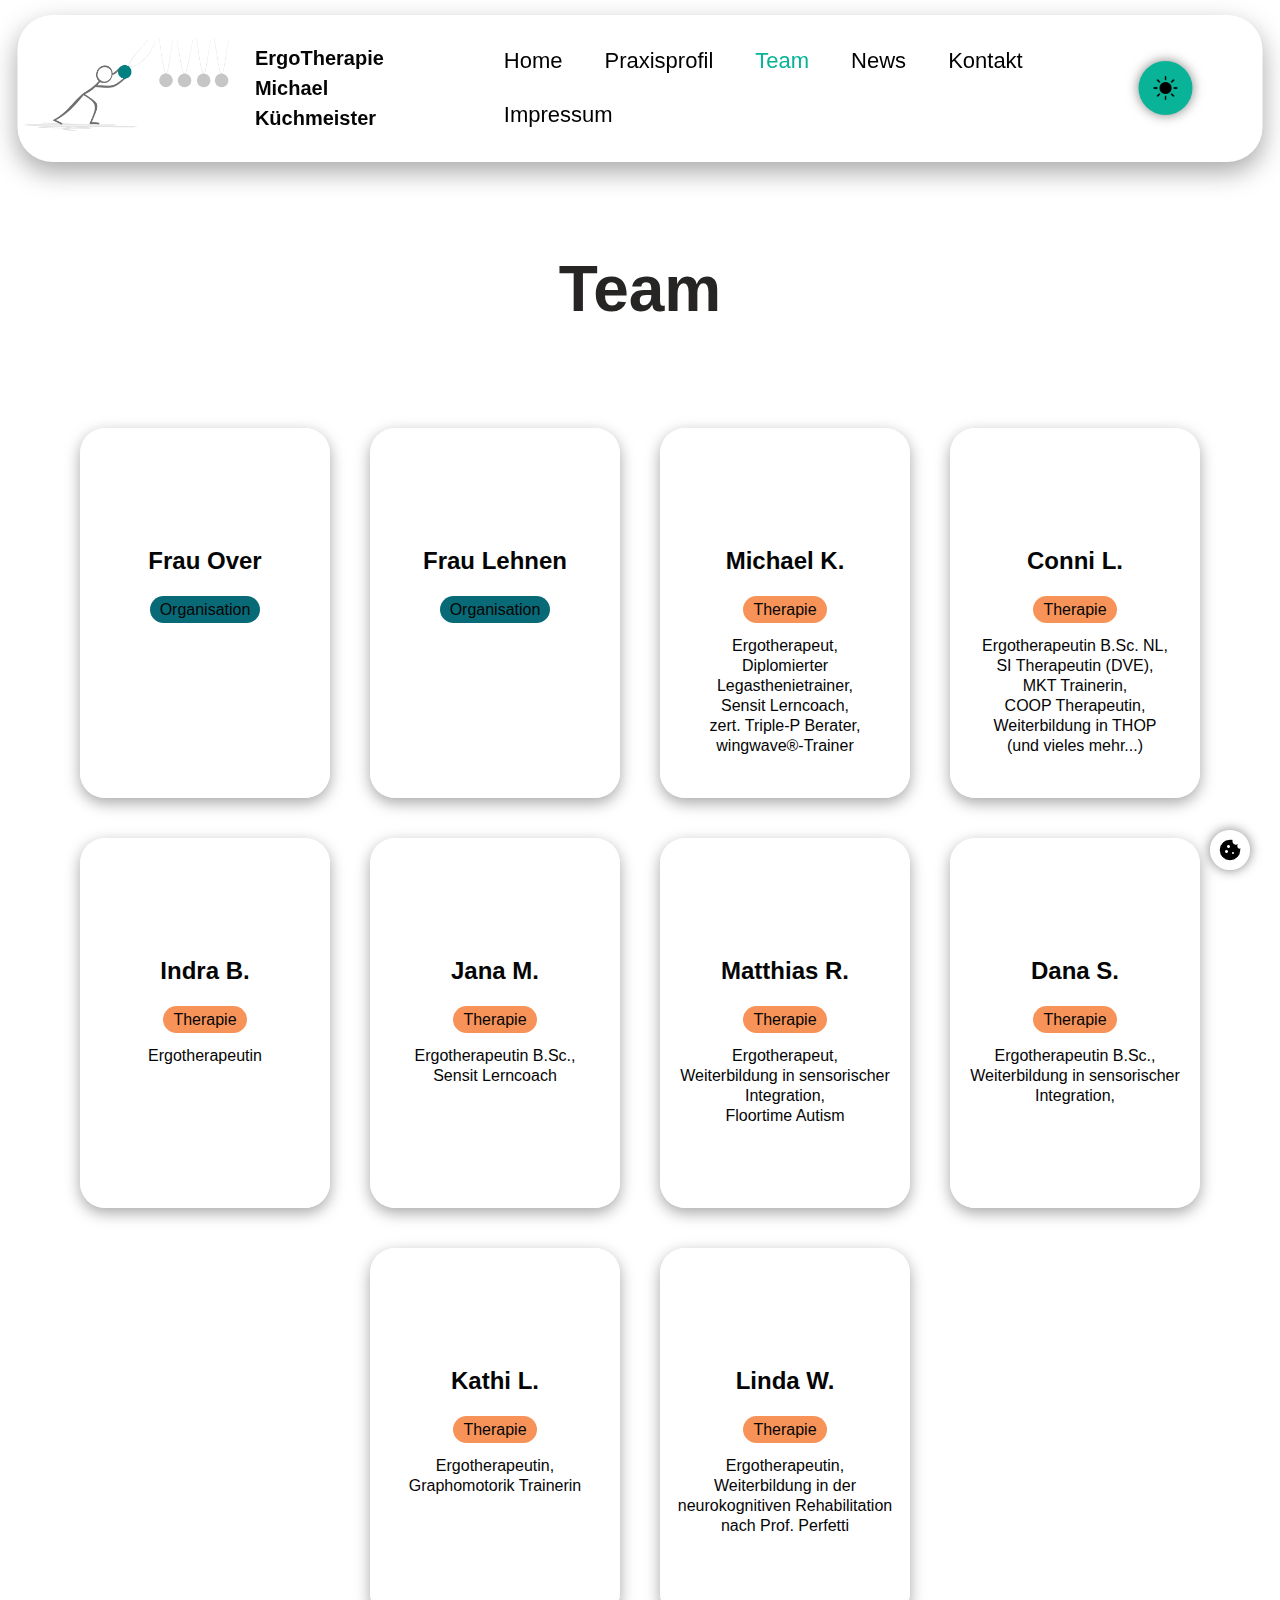
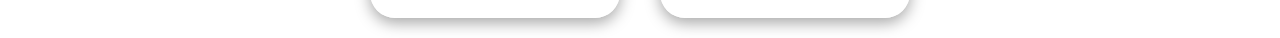
<file: site/team.html>
<!doctype html>
<html lang="de-DE">
    <head>
      <meta charset="UTF-8">
      <meta http-equiv="Content-Type" content="text/html; charset=utf-8">
        <meta name="viewport" content="width=device-width, initial-scale=1.0, user-scalable=no">
        <title>Home | Ergotherapie Küchmeister</title>
        <link rel="stylesheet" href="../src/css/style.css">
        <link rel="stylesheet" href="../src/css/style-team.css">
        <link rel="shortcut icon" href="../../src/img/website/favicon.ico">
    </head>
    <body>
      <span class="cookie-btn" id="cookiebtn">
        <img src="../src/img/website/cookie.png" alt="cookie" class="cookie-btn-img" id="cookie_popup_img" onclick="cookiePopup()">
        <div class="cookie_text">
          <p>Unsere Website verwendet technisch notwendige
            <br>Cookies, um Ihre Nutzung der Website zu verbessern.
            <br>Diese Cookies können nicht deaktiviert werden. </p>
            <a href="site/cookies.html" style="color: #09B397;">Mehr Infos</a>
        </div>
      </span>
        <div class="desktop-nav">
            <div class="desktop-nav-content">
                <img src="../../src/img/website/logo-wide.png" alt="Logo" class="logo">
                <h1 class="title">ErgoTherapie<br>Michael Küchmeister</h1>
                <ul>
                    <li><a href="../index.html">Home</a></li>
                    <li><a href="praxisprofil.html">Praxisprofil</a></li>
                    <li><a href="#" style="color: #09B397">Team</a></li>
                    <li><a href="news.html">News</a></li>
                    <li><a href="kontakt.html">Kontakt</a></li>
                    <li><a href="impressum.html">Impressum</a></li>
                </ul>
                <div class="mode-switch mode-switch-desktop">
                    <button onclick="toggleTheme()" class="square-button" id="themebutton"><img id="lightmodeicon" src="../../src/img/website/sonne.png" alt="modeicon"></button>
                </div>
            </div>
            <div class="mobile-nav-content"> <!--Mobile NAV-->
                <div class="mobile-nav-buttons">
                    <div class="mode-switch mode-switch-mobile" style="display: inline-block">
                        <button onclick="toggleThemeMobile()" class="square-button" id="themebutton-mobile"><img id="lightmodeicon-mobile" src="../../src/img/website/sonne.png" alt="modeicon"></button>
                    </div>
                    <div class="menu-drop" style="display: inline-block;">
                        <button onclick="hamburger()" class="square-button" id="menubutton"><img id="menuicon" src="../../src/img/website/menu.png" alt="menuicon"></button>
                    </div>
                </div>
                    <ul id="mobilenav">
                        <li><a href="../index.html">Home</a></li>
                        <li><a href="praxisprofil.html">Praxisprofil</a></li>
                        <li><a href="#" style="color: #09B397">Team</a></li>
                        <li><a href="news.html">News</a></li>
                        <li><a href="kontakt.html">Kontakt</a></li>
                        <li><a href="impressum.html">Impressum</a></li>
                    </ul>
                </div>
            </div> 
        </div>
        <div class="site-content">
            <h1 class="welcome">Team</h1>
            <div class="container">
                <div class="box">
                    <svg width="100" height="100">
                        <circle cx="50" cy="50" r="40" fill="#FFFFFF" />
                    </svg>
                    <h2>Frau Over</h2>
                    <p class="tag tag_rezeption"><span>Organisation</span></p>
                    <p><p>
                </div>
                <div class="box">
                    <svg width="100" height="100">
                        <circle cx="50" cy="50" r="40" fill="#FFFFFF" />
                    </svg>
                    <h2>Frau Lehnen</h2>
                    <p class="tag tag_rezeption"><span>Organisation</span></p>
                    <p><p>
                </div>
            
                <div class="box">
                    <svg width="100" height="100">
                        <circle cx="50" cy="50" r="40" fill="#FFFFFF" />
                    </svg>
                    <h2>Michael K.</h2>
                    <p class="tag tag_therapy"><span>Therapie</span></p>
                    <p>Ergotherapeut,<br>Diplomierter Legasthenietrainer,<br>Sensit Lerncoach,<br>zert. Triple-P Berater,<br>wingwave®-Trainer<p>
                </div>
                <div class="box">
                    <svg width="100" height="100">
                        <circle cx="50" cy="50" r="40" fill="#FFFFFF" />
                    </svg>
                    <h2>Conni L.</h2>
                    <p class="tag tag_therapy"><span>Therapie</span></p>
                    <p>Ergotherapeutin B.Sc. NL,<br>SI Therapeutin (DVE),<br>MKT Trainerin,<br>COOP Therapeutin,<br>Weiterbildung in THOP<br>(und vieles mehr...)<br><p>
                </div>
                <div class="box">
                    <svg width="100" height="100">
                        <circle cx="50" cy="50" r="40" fill="#FFFFFF" />
                    </svg>
                    <h2>Indra B.</h2>
                    <p class="tag tag_therapy"><span>Therapie</span></p>
                    <p>Ergotherapeutin<p>
                </div>
                <div class="box">
                    <svg width="100" height="100">
                        <circle cx="50" cy="50" r="40" fill="#FFFFFF" />
                    </svg>
                    <h2>Jana M.</h2>
                    <p class="tag tag_therapy"><span>Therapie</span></p>
                    <p>Ergotherapeutin B.Sc.,<br>Sensit Lerncoach<p>
                </div>
                <div class="box">
                    <svg width="100" height="100">
                        <circle cx="50" cy="50" r="40" fill="#FFFFFF" />
                    </svg>
                    <h2>Matthias R.</h2>
                    <p class="tag tag_therapy"><span>Therapie</span></p>
                    <p>Ergotherapeut,<br>Weiterbildung in sensorischer Integration,<br>Floortime Autism<p>
                </div>
                <div class="box">
                    <svg width="100" height="100">
                        <circle cx="50" cy="50" r="40" fill="#FFFFFF" />
                    </svg>
                    <h2>Dana S.</h2>
                    <p class="tag tag_therapy"><span>Therapie</span></p>
                    <p>Ergotherapeutin B.Sc.,<br>Weiterbildung in sensorischer Integration,<br><p>
                </div>
                <div class="box">
                    <svg width="100" height="100">
                        <circle cx="50" cy="50" r="40" fill="#FFFFFF" />
                    </svg>
                    <h2>Kathi L.</h2>
                    <p class="tag tag_therapy"><span>Therapie</span></p>
                    <p>Ergotherapeutin,<br>Graphomotorik Trainerin<p>
                </div>
                <div class="box">
                    <svg width="100" height="100">
                        <circle cx="50" cy="50" r="40" fill="#FFFFFF" />
                    </svg>
                    <h2>Linda W.</h2>
                    <p class="tag tag_therapy"><span>Therapie</span></p>
                    <p>Ergotherapeutin,<br>Weiterbildung in der neurokognitiven Rehabilitation nach Prof. Perfetti<p>
                </div>
        </div>
    <script src="../src/js/script-team.js" defer></script>
    <link rel="stylesheet" href="https://cdnjs.cloudflare.com/ajax/libs/animate.css/4.1.1/animate.min.css"/>
    </body>
</html>
</file>
<file: src/css/style.css>
@import url('https://fonts.googleapis.com/css2?family=Roboto&display=swap'); /*font-family: 'Roboto', sans-serif;
*/
@import url('https://fonts.googleapis.com/css2?family=Poppins:wght@500&display=swap');
@import url('https://fonts.googleapis.com/css2?family=Varela+Round&display=swap'); /*font-family: 'Varela', sans-serif;*/
@import url('https://fonts.googleapis.com/css2?family=Inter:wght@100..900&display=swap'); /* font-family: "Inter", sans-serif; NOTE: Normal font*/
@import url('https://fonts.googleapis.com/css2?family=Nunito:ital@0;1&display=swap'); /* font-family: "Nunito", sans-serif; NOTE: rounded normal font*/ 


html, body{
    margin: 0;
    padding: 0;
    height: 100%;
    background: rgb(255, 255, 255);
    filter: progid:DXImageTransform.Microsoft.gradient(startColorstr="#9febc2",endColorstr="#ffffff",GradientType=1);
    background-repeat: no-repeat;
    background-size: cover;
    background-attachment: fixed;
    transition: background-color 1s ease;
    -webkit-tap-highlight-color: transparent;
    font-family: "Varela", sans-serif;
    color: #050505;
  }

  body *::selection { 
    background-color: #09B397; 
  }

  ::-webkit-scrollbar {
    display: none;
  }
  
  /* Hide scrollbar for other browsers */
  body {
    -ms-overflow-style: none;  /* Internet Explorer 10+ */
    scrollbar-width: none;     /* Firefox */
  }
  
  body{
    padding-top: 130px;
  }
/*
  body{
    background: radial-gradient(circle,rgba(166, 230, 255, 0.754) 20%, rgb(255, 255, 255) 100%);
  }

    background: -moz-radial-gradient(circle, rgba(221, 161, 94, 0.754) 20%, rgb(252, 254, 255) 100%);
    background: -webkit-radial-gradient(circle, rgba(46, 130, 179, 0.754) 20%, rgb(248, 248, 248) 100%);*/

  /* old green: hsla(170, 90%, 37%, 1)*/
  @media screen and (prefers-reduced-motion: no-preference) {
  html {
    scroll-behavior: smooth;
  }
}

.site-content{
  min-height: 100vh;
}

/* -------------------------------- Cookies -------------------------------*/

.cookie-btn{
  background-color: rgba(255, 255, 255, 0.622);
  backdrop-filter: blur(12px);
  border: none;
  border-radius: 30px;
  padding: 8px 8px;
  font-size: 16px;
  position: fixed;
  bottom: 30px;
  right: 30px;
  box-shadow: 0px 0px 12px rgba(0, 0, 0, 0.5);
  transition: all 0.4s ease;
  z-index: 400;
  margin-left: 30px;
}

.cookie-btn-img{
  width: 24px; 
  height: auto; 
  display: block;
  transition: all 0.5s ease;
  cursor: pointer;
}

.cookie_text{
  display: none;
  padding: 10px 5px 5px 5px;
}

.cookie_text p{
  font-size: 20px;
  line-height: 25px;
}

/* -------------------------------- NAV -------------------------------- */
.desktop-nav {
  position: fixed;
  top: 0;
  left: 50%;
  transform: translateX(-50%);
  width: calc(100% - 35px);
  max-width: calc(100% - 20px);
  z-index: 300;
  background-color: rgba(255, 255, 255, .15);
  backdrop-filter: blur(20px);
  box-shadow: 0px 10px 26px rgba(0, 0, 0, 0.34); 
  border-radius: 35px;
  margin-top: 15px;
  transition: all 0.5s ease;
}

.desktop-nav-content{
  padding: 15px 0;
  display: flex;
  align-items: center;
}

.logo {
  height: 100px;
}

.title{
  font-size: 20px;
  text-align: left;
  line-height: 30px;
  padding-left: 20px;
}

.title-name{
  color: #09B397;
  font-weight: bold;
  position: relative;
}

.desktop-nav-content ul {
  list-style-type: none;
  margin: 0;
  padding: 0;
  margin-left: 50px;
}

.desktop-nav-content li {
  float: left;
  margin-right: 10px; 
}

.desktop-nav-content li a {
  display: block;
  color: rgb(0, 0, 0);
  padding: 14px 16px;
  text-decoration: none;
  transition: all 0.5s ease;
  border-radius: 10px;
  font-size: 22px;
}

.desktop-nav-content li a:hover {
  background-color: rgba(9, 179, 151, 0.273);
  box-shadow: 0 4px 10px rgba(9, 179, 151, 0.273);
  transform: translateY(-3px);
}

/* ------------------------ Theme Button ------------------------------ */

.mode-switch, .menu-drop {
  margin-left: auto;
  margin-right: 0;
}

.mode-switch-desktop{
  padding-right: 70px;
}

.square-button {
  background-color: #09B397;
  border: none;
  border-radius: 50px;
  padding: 15px 15px;
  font-size: 16px;
  cursor: pointer;
  position: relative;
  box-shadow: 0px 0px 12px rgba(0, 0, 0, 0.5);
  transition: all 0.4s ease;
  z-index: 11;
}

.square-button:hover {
  background-color: #ffffffbf;
  box-shadow: 0px 0px 25px rgba(0, 0, 0, 0.5);
}

#lightmodeicon, #menuicon, #lightmodeicon-mobile {
  width: 24px; 
  height: auto; 
  display: block;
  transition: opacity 0.5s ease-in-out
}

.mobile-nav-buttons{
  padding-left: 20px;
  padding-right: 20px;
  padding-top: 0;
}

.mode-switch-mobile{
  float: left;
  padding-bottom: 20px;
}

.menu-drop {
  float: right;
  padding-bottom: 20px;
}

.mobile-nav-content{
  display: block;
  align-items: center;
}

.mobile-nav-content ul{
  display: none;
  text-align: center;
}

.mobile-nav-content li{
  list-style-type: none;
}

.mobile-nav-content li a{
  display: block;
  color: rgb(0, 0, 0);
  padding: 14px 16px;
  text-decoration: none;
  border-radius: 10px;
}

.welcome{
  color:#272424;
  font-size: 4rem;
  padding: 2rem 5vw;
  margin-bottom: 1rem;
  transition: all 0.5s ease;
  margin-top: 0;
}
/* ------------------- content ---------------------------- */
.site-content {
  margin-top: 90px;
  text-align: center;
}

.starttitle{
  color:#272424;
  font-size: 70px;
  padding-top: 55px;
  padding-right: 5vw;
  padding-left: 5vw;
  margin-bottom: 0px;
  transition: all 0.5s ease;
}

/* -------------------------- Dark Mode ------------------------------ */

body.dark-mode {
  color:#f6f5fa;
  background: rgb(40, 43, 41);
  background-repeat: repeat;
}

body.dark-mode .site-content{
  background: rgb(40, 43, 41);;
}
/*save vor v2: 
background: radial-gradient(circle, rgba(9, 43, 94, 0.792) 20%, rgb(0, 0, 0) 100%);
  filter: progid: DXImageTransform.Microsoft.gradient( startColorstr="#09b397", endColorstr="#FFFFFF", GradientType=1 );

old green: hsla(170, 90%, 23%, 1)

  background-color: #000000;
  background: radial-gradient(circle, rgba(188, 108, 37, 0.792) 20%, rgb(0, 0, 0) 100%);
  background: -moz-radial-gradient(circle, rgba(188, 108, 37, 0.792) 20%, rgb(0, 0, 0) 100%);*/

body.dark-mode .welcome{
  color: #FFFFFF;
}

body.dark-mode .cookie-btn{
  background-color: #383434;
}

body.dark-mode .cookie-btn-img{
  filter: invert(100%);
}

body.dark-mode .desktop-nav{
  background-color: rgba(100, 100, 100, 0.15);
  backdrop-filter: blur(15px);
  -webkit-box-shadow: 0px 10px 26px 4px rgba(255,255,255,0.25);
  box-shadow: 0px 10px 30px 5px rgba(255, 255, 255, 0.297);
}

@media only screen and (min-width: 870px) {
body.dark-mode .desktop-nav-content {
  box-shadow: 0 0px 0px 0 rgba(222, 222, 222, 0.2);
}
}

body.dark-mode .desktop-nav-content li a{
  color: rgb(255, 255, 255);
}

body.dark-mode .mobile-nav-content li a{
  color: rgb(255, 255, 255);
}

body.dark-mode .desktop-nav-content li a:hover {
  background-color: rgba(255, 255, 255, 0.2);
  box-shadow: 0 2px 10px rgba(255, 255, 255, 0.5);
}

body.dark-mode .about_box{
  background: rgb(40, 43, 41);
}

/* -------------------------- Mobile Mode ------------------------*/

@media only screen and (max-width: 890px) {
  .desktop-nav-content ul {
    display:none;
  }
  .mode-switch-desktop{
    display: none;
  }
  .menu-drop{
    display: block;
  }
  .title{
    font-size: 17px;
    line-height: 25px;
  }
  .logo {
    height: 90px;
  }
  .square-button {
    padding: 13px 13px;
  }
  .desktop-nav-content{
    padding: 15px 0;
    padding-bottom: 5px;
  }
  .mobile-nav-content li a{
    font-size: 20px;
  }
  .desktop-nav{
    border-radius: 20px;
    width: calc(100% - 15px);
  }
}

@media only screen and (min-width: 890px) {
  .mobile-nav-buttons{
    display: none;
  }
}

@media only screen and (max-width: 890px) {
  .welcome{
    padding-top: 120px;
    font-size: 50px;
  }
}

@media only screen and (max-width: 380px) {
  .title{
    font-size: 14px;
    line-height: 20px;
  }
  .logo {
    height: 80px;
  }
  .square-button {
    padding: 10px 10px;
  }
  .welcome{
    font-size: 30px;
    padding-top: 70px;
    margin-bottom: 15px;
  }
}
</file>
<file: src/css/style-home.css>
.about_card {
  background-color: #ffffff74;
  border: none;
  border-radius: 30px;
  cursor: pointer;
  margin-top: 16px;
  margin-bottom: 20px;
  margin-left: auto;
  margin-right: auto; 
  box-shadow: rgba(0, 0, 0, 0.4) 0px 0px 0px 2px, 
              rgba(6, 24, 44, 0.65) 0px 4px 6px -1px, 
              rgba(255, 255, 255, 0.08) 0px 1px 0px inset;
  text-align: center; 
  transition: all 0.5s ease;
  width: 90vw;
  max-width: 250px;
  height: auto;
  padding: 10px;
  font-weight: bold;
  display: flex;
  align-items: center; 
  justify-content: center; 
  user-select: none;
}

.about_card_container { 
  display: inline-flex;
  align-items: center;  
}

.about_card img {
  width: 60px;
  margin-right: 25px;
}

.about_card p {
  font-size: 25px;
}

.about_card:hover{
  transform: scale(1.1);
  box-shadow: #000000 0px 0px 0px 2.5px;
  background-color: #ffffffb4;
  cursor: pointer;
}

#overlay {
  display: none;
  position: fixed; 
  top: 0;
  left: 0;
  width: 100%;
  height: 100%;
  background-color: rgba(0, 0, 0, 0.226); /* Schwarzer Hintergrund mit 50% Deckkraft */
  z-index: 90; /* Stellen Sie sicher, dass es unter der Box liegt */
}

#overlay.show {
  display: block;
}

.about_box {
  position: fixed;
  top: 50%;
  left: 50%;
  transform: translate(-50%, -50%); 
  background-color: white;
  padding: 20px;
  border-radius: 5px;
  box-shadow: 0 2px 5px rgba(0, 0, 0, 0.2);
  z-index: 100; 
  width: 80%; 
  max-width: 600px; 
  border: 2px solid black;
  border-radius: 25px;
  transform-origin: center center; /* Set the transform origin to the top center */
  transform: translate(-50%, -50%) scale(0);
  transition: all 0.3s ease-in-out;
  opacity: 0; 
}

.about_box.show {
  display: block;
  transform: translate(-50%, -50%) scale(1);
  transition: all 0.3s ease-in-out;
  opacity: 1; 
}

.about_title_bar{
  display: flex;
  align-items: center;
  justify-content: space-between;
}

.about_box_title{
  margin: 0;
}

.about_box p{
  text-align: left;
}

.about_close_button {
  position: absolute;
  top: 10px;
  right: 10px;
  background-color: transparent;
  border: none;
  font-size: 40px;
  cursor: pointer;
}



.profil_container{
  display: flex;
  flex-wrap: wrap;
  justify-content: center;
  align-content: center;
  margin-top: 70px;
  width: 75vw;
  margin-left: auto;
  margin-right: auto;
  background-color: rgba(255, 255, 255, .15);
  box-shadow: 0px 0px 20px rgb(0, 105, 70); 
  border-radius: 25px;
  padding: 10px;
  animation-name: shadowLighter;
  animation-duration: 4s;
  animation-iteration-count: infinite;
}

@keyframes shadowLighter {
  0%{
    box-shadow: 0px 0px 20px rgb(0, 105, 70);
  }
  50%{
    box-shadow: 0px 0px 20px rgb(119, 119, 119); 
  }
  100%{
    box-shadow: 0px 0px 20px rgb(0, 105, 70); 
  }
}

.profil_container img{
  width: 50px;
  padding-right: 10px;
  margin-top: 13px;
}

.profil_container a, .about_card a{
  color: #000000;
  text-decoration: none;
  font-size: 20px;
  transition: all 0.5s ease;
}

.profil_inside_container{
  display: inline-flex;
  align-items: center;  
}

.profil_img_box {
  background-color: rgb(255, 255, 255);
  border: none;
  border-radius: 25px;
  height: auto;
  width: 80vw;
  max-width: 200px;
  min-width: 190px; 
  cursor: pointer;
  margin: 20px;
  box-shadow: rgba(6, 24, 44, 0.4) 0px 0px 0px 2px, rgba(6, 24, 44, 0.65) 0px 0px 6px -1px, rgba(255, 255, 255, 0.08) 0px 1px 0px inset;
  text-align: center;
  transition: all 0.5s ease;
  flex: 0 0 auto;
  display: flex;
  align-items: center;
  justify-content: center;
}

.profil_img_box:hover{
  transform: scale(1.1);
  box-shadow: rgba(6, 24, 44, 0.65) 0px 4px 6px -1px, rgba(255, 255, 255, 0.08) 0px 1px 0px inset;
  backdrop-filter: blur(10px);
  background-color: #ffffff9e;
}

#saeuglinge:hover{
  box-shadow: #37baee 0px 0px 0px 2.5px;
}

#kleinkinder:hover{
  box-shadow: #93be21 0px 0px 0px 2.5px;
}

#schulkinder:hover{
  box-shadow: #38b7c0 0px 0px 0px 2.5px;
}

#praevention:hover{
  box-shadow: #1c9cd6 0px 0px 0px 2.5px;
}

#beratung:hover{
  box-shadow: #f08349 0px 0px 0px 2.5px;
}

#lernwerkstatt:hover{
  box-shadow: #3a5fa6 0px 0px 0px 2.5px;
}

#erwachsene:hover{
  box-shadow: #5d5d9f 0px 0px 0px 2.5px;
}

/* -------------------------- Dark Mode ------------------------------ */
body.dark-mode .welcome{
  color: #FFFFFF;
}

body.dark-mode .profil_img_box{
  background-color: rgba(50, 50, 50, 0.15);
  box-shadow: rgba(231, 231, 231, 0.4) 0px 0px 0px 2px, rgba(255, 255, 255, 0.65) 0px 4px 6px -1px, rgba(255, 255, 255, 0.08) 0px 1px 0px inset;
}

body.dark-mode .profil_img_box a{
  color: #f6f5fa;
}

body.dark-mode .profil_img_box:hover{
  transform: scale(1.1);
  margin-right: 60px;
  margin-left: 40px;
  box-shadow: rgba(231, 231, 231, 1) 0px 0px 0px 2.5px, rgba(255, 255, 255, 0.65) 0px 4px 6px -1px, rgba(255, 255, 255, 0.08) 0px 1px 0px inset;
}

body.dark-mode .imgbox_lightup{
  filter: brightness(1.6);
}

body.dark-mode .about_card{
  background-color: #4c4c4c76;
  box-shadow: rgba(231, 231, 231, 0.4) 0px 0px 0px 2px, rgba(255, 255, 255, 0.65) 0px 4px 6px -1px, rgba(255, 255, 255, 0.08) 0px 1px 0px inset;
}

body.dark-mode .about_card img{
  filter: invert(100%)
}

body.dark-mode .about_card p{
  color: #FFFFFF;
}

body.dark-mode .about_card:hover{
  box-shadow: #ffffff 0px 0px 0px 2.5px;
}
/* -------------------------- Mobile Mode ------------------------*/




@media only screen and (max-width: 450px) {
  .more-btn{
    font-size: 38px;
    position: relative;
    margin-top: 70px;
    margin-bottom: 50px;
  }
  .more-img {
    vertical-align: middle;
    padding-right: 20px;
    padding-left: 5px;
    padding-top: 10px;
    padding-bottom: 10px;
    width: 40px;
  }
  .more-text {
    padding-right: 25px;
    padding-left: 5px;
    padding-top: 10px;
    padding-bottom: 10px;
    font-family: "Inter", sans-serif;
  }
  
}

@media only screen and (max-width: 380px) {
  .more-btn{
    margin-top: 25px;
    margin-bottom: 50px;
  }
}
</file>
<file: src/css/style-about.css>
.content{
    text-align: left;
    margin-left: 5vw;
    margin-right: 5vw;
    margin-top: 60px;
    border-radius: 25px;
    padding: 2vw 5vw 2vw 5vw;
    background-color: #97979733;
    box-shadow: rgba(0, 0, 0, 0.35) 0px 10px 25px;
    margin-bottom: 50px;
}

.content p{
    font-size: 19px;
    line-height: 25px;
}

.content a{
    color: #2c21bb;
}
</file>
<file: src/css/style-cookies.css>
.content{
    text-align: left;
    margin-left: 5vw;
    margin-right: 5vw;
    margin-top: 20px;
    border-radius: 25px;
    padding: 2vw 5vw 2vw 5vw;
    background-color: #97979733;
    box-shadow: rgba(0, 0, 0, 0.35) 0px 10px 25px;
    margin-bottom: 50px;
}

.content p{
    font-size: 19px;
    line-height: 25px;
}

.content a{
    color: #2c21bb;
}

.content h2{
    font-size: 25px;
    text-decoration: underline;
}
</file>
<file: src/css/style-impressum.css>
.content{
    text-align: left;
    margin-left: 5vw;
    margin-right: 5vw;
    margin-top: 50px;
    border-radius: 25px;
    padding: 2vw 5vw 2vw 5vw;
    background-color: #97979733;
    box-shadow: rgba(0, 0, 0, 0.35) 0px 10px 25px;
    margin-bottom: 50px;
    overflow-wrap: break-word;
}
  
.content p, li{
    font-size: 19px;
    line-height: 25px;
}
  
.content h2{
    font-size: 25px;
    margin-top: 60px;
    text-decoration: underline;
}
</file>
<file: src/css/style-kontakt.css>
.content{
    text-align: left;
    margin-left: 5vw;
    margin-right: 5vw;
    margin-top: 50px;
    border-radius: 25px;
    padding: 2vw 5vw 2vw 5vw;
    background-color: #97979733;
    box-shadow: rgba(0, 0, 0, 0.35) 0px 10px 25px;
    margin-bottom: 50px;
    overflow-wrap: break-word;
}
  
.content p, li{
    font-size: 19px;
    line-height: 25px;
}
  
.content h2{
    font-size: 25px;
    margin-top: 60px;
    text-decoration: underline;
}
  
.inline-img {
    align-items: center;
    display: flex;
    flex-direction: row;
    align-items: center;
    height: 100%;
    justify-content: flex-start;
    border-radius: 15px;
    padding: 20px;
    margin-bottom: 20px;
}
  
.inline-img li {
    list-style-type: none;
}
  
.inline-img-reverse{
    align-items: center;
    display: flex;
    flex-direction: row-reverse;
    align-items: center;
    height: 100%;
    justify-content: flex-start;
    border-radius: 15px;
    padding: 20px;
    margin-bottom: 20px; 
}
  
.inline-img-reverse li {
    list-style-type: none;
}
  
.numberlist ol {
    list-style: none;
    counter-reset: item;
}
  
.numberlist li {
    counter-increment: item;
    margin-bottom: 5px
}
  
.numberlist ol li::before {
    margin-right: 10px;
    content: counter(item);
    background: #0064d7;
    border-radius: 100%;
    color: white;
    width: 1.2em;
    text-align: center;
    display: inline-block;
}

.maps_container {
    margin-top: 30px;
  }
  
  .maps_button {
    padding: 20px 25px 20px 25px;
    background-color: #ffffffb7;
    border-radius: 20px;
    display: inline-block;
    transition: all 0.5s ease;
    font-size: 20px;
    text-decoration: none;
    color: rgb(0, 0, 0);
  }

  .maps_button img {
    height: auto;
    cursor: pointer;
    vertical-align: middle;
    padding-right: 10px; 
  }
  
  .maps_button:hover{
    transform: scale(1.05);
    box-shadow: 0 3px 6px rgba(0, 0, 0, 0.16);
  }

  .inline_icon {
    display: flex;
    align-items: center;
  }

  .inline_icon img{
    margin-right: 15px;
  }

  .inline_icon p {
    margin: 12px;
  }
  
body.dark-mode .inline_icon img{
    filter: invert(1);
}
</file>
<file: src/css/style-praxisprofil.css>
.profil_container{
    display: flex;
    flex-wrap: nowrap;
    overflow-x: auto;
    justify-content: center;
  }
  
  .profil_container img{
    padding-left: 20px;
    padding-top: 10px;
    padding-right: 20px;
    width: 90px;
  }
  
  .profil_container a{
    color: #000000;
    text-decoration: none;
    font-size: 22px;
    transition: all 0.5s ease;
  }
  
  .profil_img_box{
    background-color: rgba(255, 255, 255, .15);
    backdrop-filter: blur(12px);
    border: none;
    border-radius: 50px;
    padding: 22px 20px;
    cursor: pointer;
    margin-top: 16px;
    margin-bottom: 20px;
    margin-left: -20px;
    box-shadow: rgba(6, 24, 44, 0.4) 0px 0px 0px 2px, rgba(6, 24, 44, 0.65) 0px 4px 6px -1px, rgba(255, 255, 255, 0.08) 0px 1px 0px inset;
    text-align: center;
    transition: all 0.5s ease;
    flex: 0 0 auto;
  }
  
  .profil_img_box:hover{
    transform: scale(1.1);
    margin-right: 60px;
    margin-left: 40px;
    box-shadow: rgba(6, 24, 44, 0.65) 0px 4px 6px -1px, rgba(255, 255, 255, 0.08) 0px 1px 0px inset;
    backdrop-filter: blur(10px);
    background-color: #ffffff9e;
  }

  #card_saeuglinge:hover{
    box-shadow: #37baee 0px 0px 0px 2.5px;
  }
  
  #card_kleinkinder:hover{
    box-shadow: #93be21 0px 0px 0px 2.5px;
  }
  
  #card_schulkinder:hover{
    box-shadow: #38b7c0 0px 0px 0px 2.5px;
  }
  
  #card_praevention:hover{
    box-shadow: #1c9cd6 0px 0px 0px 2.5px;
  }
  
  #card_beratung:hover{
    box-shadow: #f08349 0px 0px 0px 2.5px;
  }
  
  #card_lernwerkstatt:hover{
    box-shadow: #3a5fa6 0px 0px 0px 2.5px;
  }
  
  #card_erwachsene:hover{
    box-shadow: #5d5d9f 0px 0px 0px 2.5px;
  }

  /*active*/
.active-card{
  transform: scale(1.1);
  margin-right: 60px;
  margin-left: 40px;
  background-color: #FFFFFF;
  animation: active_blink 2s infinite;
}

.active-card-dark{
  transform: scale(1.1);
  margin-right: 60px;
  margin-left: 40px;
}

.topics-startalert{
  color:#272424;
  font-size: 40px;
  transition: all 0.5s ease;
}

#topic-content{
  text-align: left;
  margin-left: 5vw;
  margin-right: 5vw;
  margin-top: 50px;
  border-radius: 25px;
  padding: 2vw 5vw 2vw 5vw;
  margin-bottom: 50px;
  filter: none;  /* Remove blur from the main element */
  -webkit-backdrop-filter: blur(5px); /* Blur applied behind the content */
  backdrop-filter: blur(5px);
  background-color: #97979733;
  box-shadow: rgba(0, 0, 0, 0.35) 0px 10px 25px;
}

#topic-content img{
  border-radius: 25px;
}

#topic-content p, li{
  font-size: 19px;
  line-height: 25px;
}

#topic-content h2{
  font-size: 25px;
}

#topic-content h1{
  line-break: anywhere;
}

.topic-content-header{
  font-size: 40px;
  margin-top: 0px;
  margin-bottom: 10px;
  text-decoration: underline;
}

.inline-img {
  align-items: center;
  display: flex;
  flex-direction: row;
  align-items: center;
  height: 100%;
  justify-content: flex-start;
  border-radius: 15px;
  padding: 20px;
  margin-bottom: 20px;
}

.inline-img img {
  margin-right: 20px;
  width: 150px;
  height: auto;
  max-width: 100%;
  border-radius: 50%;
}

.inline-img-reverse{
  align-items: center;
  display: flex;
  flex-direction: row-reverse;
  align-items: center;
  height: 100%;
  justify-content: flex-start;
  border-radius: 15px;
  padding: 20px;
  margin-bottom: 20px; 
}

.inline-img-reverse img {
  margin-right: 20px;
  width: 150px;
  height: auto;
  max-width: 100%;
  border-radius: 30%;
}

.numberlist ol {
  list-style: none;
  counter-reset: item;
}

.numberlist li {
  counter-increment: item;
  margin-bottom: 5px
}

.numberlist ol li::before {
  margin-right: 10px;
  content: counter(item);
  background: #0064d7;
  border-radius: 100%;
  color: white;
  width: 1.2em;
  text-align: center;
  display: inline-block;
}

/* ------------------------------------------------ dark mode ------------------------------------------------ */
body.dark-mode .topics-startalert{
  color: #FFFFFF;
}

body.dark-mode .profil_img_box{
  background-color: rgba(50, 50, 50, 0.15);
  box-shadow: rgba(231, 231, 231, 0.4) 0px 0px 0px 2px, rgba(255, 255, 255, 0.65) 0px 4px 6px -1px, rgba(255, 255, 255, 0.08) 0px 1px 0px inset;
}
  
body.dark-mode .profil_img_box a{
  color: #f6f5fa;
}

body.dark-mode .profil_img_box:hover{
  transform: scale(1.1);
  margin-right: 60px;
  margin-left: 40px;
  box-shadow: rgba(231, 231, 231, 1) 0px 0px 0px 2.5px, rgba(255, 255, 255, 0.65) 0px 4px 6px -1px, rgba(255, 255, 255, 0.08) 0px 1px 0px inset;
}
  
body.dark-mode .imgbox_lightup{
  filter: brightness(1.6);
}

body.dark-mode #topic-content{
  box-shadow: rgba(0, 0, 0, 0.35) 0px 10px 25px;
}

/* -------------------------- Mobile Mode ------------------------*/
@media only screen and (max-width: 890px) {
  .starttitle{
    padding-top: 120px;
    font-size: 50px;
  }
  .topics-startalert{
    font-size: 30px;
  }
}

@media only screen and (max-width: 380px) {
  .starttitle{
    font-size: 50px;
    padding-top: 70px;
    margin-bottom: 15px;
  }

  .topic-content-header{
    font-size: 28px !important;
  }
}

@media only screen and (max-width: 700px) {
  .topic-content-header{
    font-size: 30px;
  }
  
  .inline-img {
    flex-direction: column;
  }
  
  .inline-img img {
    margin-right: 20px;
    width: 150px;
    height: auto;
    max-width: 100%;
    border-radius: 50%;
  }
  
  .inline-img-reverse{
    flex-direction: column;
  }
  
  .inline-img-reverse img {
    margin-right: 20px;
    width: 150px;
    height: auto;
    max-width: 100%;
    border-radius: 30%;
  }
}

@media only screen and (max-width: 1120px) {
.mobile_center_card{ /* Karte die für animation verschoben wird */
  margin-left: 7vw;
  animation-duration: 2s;
  animation-delay: 1s;
}
body.dark-mode .mobile_center_card{
  margin-left: 7vw;
}
.profil_container{
  justify-content: left;
}
    
@keyframes slide-seeker {
  0% {margin-left: 7vw}
  50% {margin-left: -40vw}
  100% {margin-left: 7vw}
}
}
</file>
<file: src/css/style-team.css>
.box{
    padding: 5px;
    width: 240px;
    height: 360px;
    text-align: center;
    margin: 20px;
    border-radius: 25px;
    box-shadow: rgba(0, 0, 0, 0.35) 0px 5px 15px;
    background: #ffffffd5;
    transition: all 0.5s ease;
  }
  
  .box svg{
    padding-top: 5px;
  }
  
  h2{
    margin-top: 5px;
    margin-bottom:25px;
  }
  
  .box p{
    margin-left:10px;
    margin-right:10px;
    line-height:20px;
  }
  
  .container{
    display: flex;
    flex-flow: wrap;
    justify-content: center; /*space-evenly*/
    margin-top: 50px;
    margin-bottom:50px;
  }

.tag{
    margin:0;
}

.tag span{
    padding: 5px 10px 5px 10px;
    border-radius: 25px;
}

.tag_therapy span{
  background: #f79358;
}

.tag_rezeption span{
  background: #096a77;
}

body.dark-mode .box{
  background: #00000042;
}
</file>
